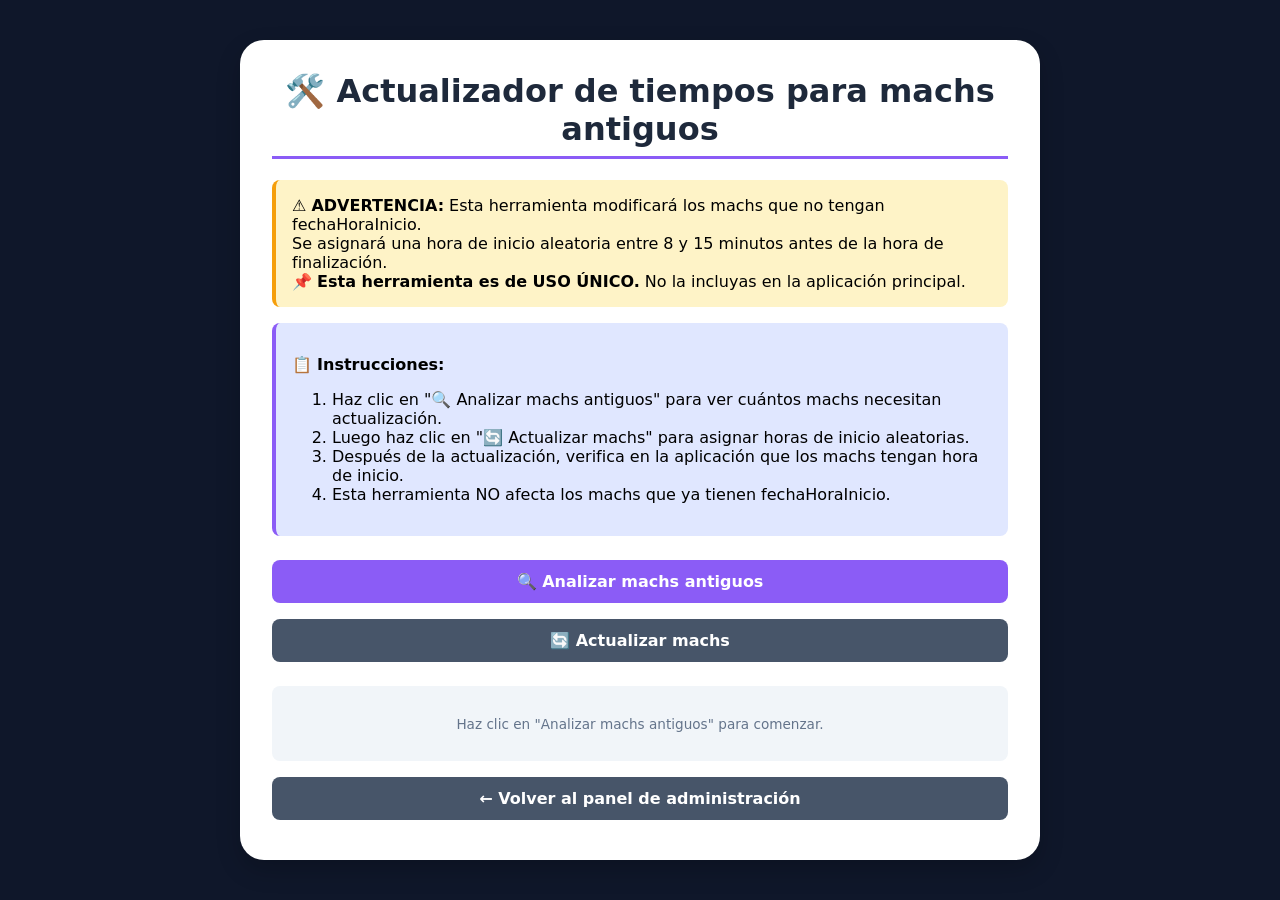
<file: actualizar_tiempos.html>
<!DOCTYPE html>
<html lang="es">
<head>
    <meta charset="UTF-8">
    <meta name="viewport" content="width=device-width, initial-scale=1.0">
    <title>Actualizar tiempos de machs - Dominó Pintintín</title>
    <style>
        * {
            box-sizing: border-box;
            font-family: system-ui, 'Segoe UI', Roboto, sans-serif;
        }
        body {
            background: #0f172a;
            margin: 0;
            padding: 2rem;
            display: flex;
            justify-content: center;
            align-items: center;
            min-height: 100vh;
        }
        .container {
            max-width: 800px;
            margin: 0 auto;
            background: white;
            border-radius: 1.5rem;
            box-shadow: 0 10px 25px rgba(0,0,0,0.2);
            padding: 2rem;
        }
        h1 {
            color: #1e293b;
            text-align: center;
            border-bottom: 3px solid #8b5cf6;
            padding-bottom: 0.5rem;
            margin-top: 0;
        }
        .warning {
            background: #fef3c7;
            border-left: 4px solid #f59e0b;
            padding: 1rem;
            border-radius: 0.5rem;
            margin: 1rem 0;
        }
        .warning p {
            margin: 0;
        }
        .info {
            background: #e0e7ff;
            border-left: 4px solid #8b5cf6;
            padding: 1rem;
            border-radius: 0.5rem;
            margin: 1rem 0;
        }
        button {
            background: #8b5cf6;
            color: white;
            border: none;
            padding: 0.75rem 1.5rem;
            border-radius: 0.5rem;
            font-size: 1rem;
            font-weight: bold;
            cursor: pointer;
            width: 100%;
            margin: 0.5rem 0;
            transition: background 0.2s;
        }
        button:hover {
            background: #7c3aed;
        }
        button:active {
            transform: scale(0.98);
        }
        .btn-secondary {
            background: #475569;
        }
        .btn-secondary:hover {
            background: #334155;
        }
        .btn-volver {
            background: #475569;
            margin-top: 1rem;
        }
        .btn-volver:hover {
            background: #334155;
        }
        .resultado {
            background: #f1f5f9;
            padding: 1rem;
            border-radius: 0.5rem;
            margin-top: 1rem;
            font-family: monospace;
            font-size: 0.85rem;
            max-height: 300px;
            overflow-y: auto;
        }
        .exito {
            background: #dcfce7;
            color: #16a34a;
            border: 1px solid #86efac;
        }
        .error {
            background: #fee2e2;
            color: #dc2626;
            border: 1px solid #fecaca;
        }
        .progreso {
            background: #e2e8f0;
            border-radius: 0.5rem;
            height: 20px;
            margin: 1rem 0;
            overflow: hidden;
        }
        .progreso-bar {
            background: #8b5cf6;
            height: 100%;
            width: 0%;
            transition: width 0.3s;
            text-align: center;
            color: white;
            font-size: 0.7rem;
            line-height: 20px;
        }
        .stats {
            display: flex;
            justify-content: space-between;
            flex-wrap: wrap;
            gap: 1rem;
            margin: 1rem 0;
        }
        .stat-card {
            background: #f8fafc;
            padding: 0.5rem;
            border-radius: 0.5rem;
            text-align: center;
            flex: 1;
        }
        .stat-number {
            font-size: 1.5rem;
            font-weight: bold;
            color: #8b5cf6;
        }

        /* ==================== MODALES PERSONALIZADOS ==================== */
        .modal-personalizado {
            position: fixed;
            top: 0;
            left: 0;
            width: 100%;
            height: 100%;
            background: rgba(0, 0, 0, 0.75);
            backdrop-filter: blur(3px);
            display: flex;
            align-items: center;
            justify-content: center;
            z-index: 10000;
            animation: modalFadeIn 0.2s ease-out;
        }
        @keyframes modalFadeIn { from { opacity: 0; backdrop-filter: blur(0px); } to { opacity: 1; backdrop-filter: blur(3px); } }
        .modal-contenido {
            background: white;
            border-radius: 1.5rem;
            max-width: 450px;
            width: 90%;
            overflow: hidden;
            box-shadow: 0 25px 50px -12px rgba(0, 0, 0, 0.5);
            animation: modalSlideIn 0.2s ease-out;
        }
        @keyframes modalSlideIn { from { opacity: 0; transform: scale(0.95) translateY(-10px); } to { opacity: 1; transform: scale(1) translateY(0); } }
        .modal-header {
            background: linear-gradient(135deg, #8b5cf6, #4f46e5);
            color: white;
            padding: 1rem 1.5rem;
            display: flex;
            justify-content: space-between;
            align-items: center;
        }
        .modal-header h3 { margin: 0; font-size: 1.1rem; display: flex; align-items: center; gap: 0.5rem; }
        .modal-header .btn-cerrar-modal {
            background: rgba(255,255,255,0.2);
            border: none;
            color: white;
            font-size: 1.3rem;
            cursor: pointer;
            width: 32px;
            height: 32px;
            display: flex;
            align-items: center;
            justify-content: center;
            border-radius: 50%;
            transition: all 0.2s;
        }
        .modal-header .btn-cerrar-modal:hover { background: rgba(255,255,255,0.3); transform: scale(1.1); }
        .modal-body { padding: 1.5rem; font-size: 0.95rem; color: #1e293b; line-height: 1.5; text-align: center; }
        .modal-footer {
            padding: 1rem 1.5rem;
            display: flex;
            gap: 1rem;
            justify-content: flex-end;
            border-top: 1px solid #e2e8f0;
            background: #f8fafc;
        }
        .modal-footer .btn-aceptar { background: #8b5cf6; color: white; border: none; padding: 0.6rem 1.5rem; border-radius: 0.5rem; font-weight: 600; cursor: pointer; }
        .modal-footer .btn-aceptar:hover { background: #7c3aed; }
        .modal-footer .btn-confirmar { background: #10b981; }
        .modal-footer .btn-confirmar:hover { background: #059669; }
        .modal-footer .btn-cancelar { background: #6b7280; }
        .modal-footer .btn-cancelar:hover { background: #4b5563; }
        .modal-peligro .modal-header { background: linear-gradient(135deg, #dc2626, #b91c1c); }
        .toast-personalizado {
            position: fixed;
            bottom: 30px;
            left: 50%;
            transform: translateX(-50%);
            background: #1e293b;
            color: white;
            padding: 0.7rem 1.2rem;
            border-radius: 2rem;
            font-size: 0.85rem;
            z-index: 10001;
            box-shadow: 0 4px 12px rgba(0,0,0,0.2);
            animation: toastEntrada 0.3s ease-out;
            display: flex;
            align-items: center;
            gap: 0.5rem;
        }
        @keyframes toastEntrada { from { opacity: 0; transform: translateX(-50%) translateY(20px); } to { opacity: 1; transform: translateX(-50%) translateY(0); } }
        .toast-salida { animation: toastSalida 0.3s ease-in forwards; }
        @keyframes toastSalida { to { opacity: 0; transform: translateX(-50%) translateY(20px); } }
        .toast-exito { background: #10b981; }
        .toast-error { background: #dc2626; }
        .toast-info { background: #8b5cf6; }

        @media (max-width: 640px) {
            body { padding: 1rem; }
            .stats { flex-direction: column; }
            .modal-footer { flex-direction: column; }
            .modal-footer button { width: 100%; }
        }
    </style>
</head>
<body>
<div class="container">
    <h1>🛠️ Actualizador de tiempos para machs antiguos</h1>
    
    <div class="warning">
        <p>⚠️ <strong>ADVERTENCIA:</strong> Esta herramienta modificará los machs que no tengan <code>fechaHoraInicio</code>.</p>
        <p>Se asignará una hora de inicio aleatoria entre 8 y 15 minutos antes de la hora de finalización.</p>
        <p>📌 <strong>Esta herramienta es de USO ÚNICO.</strong> No la incluyas en la aplicación principal.</p>
    </div>
    
    <div class="info">
        <p>📋 <strong>Instrucciones:</strong></p>
        <ol>
            <li>Haz clic en "🔍 Analizar machs antiguos" para ver cuántos machs necesitan actualización.</li>
            <li>Luego haz clic en "🔄 Actualizar machs" para asignar horas de inicio aleatorias.</li>
            <li>Después de la actualización, verifica en la aplicación que los machs tengan hora de inicio.</li>
            <li>Esta herramienta NO afecta los machs que ya tienen <code>fechaHoraInicio</code>.</li>
        </ol>
    </div>
    
    <button id="btnAnalizar">🔍 Analizar machs antiguos</button>
    <button id="btnActualizar" class="btn-secondary" disabled>🔄 Actualizar machs</button>
    
    <div id="progresoContainer" style="display:none;">
        <div class="progreso">
            <div id="progresoBar" class="progreso-bar">0%</div>
        </div>
    </div>
    
    <div id="resultado" class="resultado">
        <p style="color: #64748b; text-align:center;">Haz clic en "Analizar machs antiguos" para comenzar.</p>
    </div>

    <button id="btnVolverAdmin" class="btn-volver">← Volver al panel de administración</button>
</div>

<script>
    // ==================== MODALES PERSONALIZADOS ====================
    function mostrarAlerta(mensaje, titulo = 'Información', tipo = 'info') {
        return new Promise((resolve) => {
            const modal = document.createElement('div');
            modal.className = `modal-personalizado modal-alerta`;
            modal.innerHTML = `
                <div class="modal-contenido">
                    <div class="modal-header">
                        <h3>${tipo === 'error' ? '❌ Error' : (tipo === 'exito' ? '✅ Éxito' : 'ℹ️ Información')}</h3>
                        <button class="btn-cerrar-modal">&times;</button>
                    </div>
                    <div class="modal-body">${mensaje}</div>
                    <div class="modal-footer"><button class="btn-aceptar">Aceptar</button></div>
                </div>
            `;
            document.body.appendChild(modal);
            const cerrar = () => { modal.remove(); resolve(); };
            modal.querySelector('.btn-aceptar').onclick = cerrar;
            modal.querySelector('.btn-cerrar-modal').onclick = cerrar;
            modal.onclick = (e) => { if (e.target === modal) cerrar(); };
        });
    }

    function mostrarConfirmacion(mensaje, titulo = 'Confirmar', tipo = 'normal') {
        return new Promise((resolve) => {
            const modal = document.createElement('div');
            modal.className = `modal-personalizado ${tipo === 'peligro' ? 'modal-peligro' : ''}`;
            modal.innerHTML = `
                <div class="modal-contenido">
                    <div class="modal-header">
                        <h3>${tipo === 'peligro' ? '⚠️ ' : '❓ '}${titulo}</h3>
                        <button class="btn-cerrar-modal">&times;</button>
                    </div>
                    <div class="modal-body">${mensaje}</div>
                    <div class="modal-footer">
                        <button class="btn-cancelar">Cancelar</button>
                        <button class="btn-confirmar">Aceptar</button>
                    </div>
                </div>
            `;
            document.body.appendChild(modal);
            const resolver = (resultado) => { modal.remove(); resolve(resultado); };
            modal.querySelector('.btn-confirmar').onclick = () => resolver(true);
            modal.querySelector('.btn-cancelar').onclick = () => resolver(false);
            modal.querySelector('.btn-cerrar-modal').onclick = () => resolver(false);
            modal.onclick = (e) => { if (e.target === modal) resolver(false); };
        });
    }

    function mostrarToast(mensaje, tipo = 'info', duracion = 2500) {
        const toast = document.createElement('div');
        toast.className = `toast-personalizado toast-${tipo}`;
        toast.innerHTML = `${tipo === 'exito' ? '✅ ' : tipo === 'error' ? '❌ ' : 'ℹ️ '}${mensaje}`;
        document.body.appendChild(toast);
        setTimeout(() => {
            toast.classList.add('toast-salida');
            setTimeout(() => toast.remove(), 300);
        }, duracion);
    }

    const STORAGE_KEYS = {
        jugadores: 'pintintin_jugadores',
        dias: 'pintintin_dias',
        participaciones: 'pintintin_participaciones',
        machs: 'pintintin_machs',
        preferencia: 'pintintin_preferencia'
    };

    function minutosAleatorios(min, max) {
        return Math.floor(Math.random() * (max - min + 1)) + min;
    }

    function restarMinutos(fechaISO, minutos) {
        const fecha = new Date(fechaISO);
        fecha.setMinutes(fecha.getMinutes() - minutos);
        return fecha.toISOString();
    }

    function cargarDatos() {
        try {
            const machs = JSON.parse(localStorage.getItem(STORAGE_KEYS.machs)) || [];
            return machs;
        } catch(e) {
            console.error("Error cargando datos:", e);
            return [];
        }
    }

    function guardarDatos(machs) {
        localStorage.setItem(STORAGE_KEYS.machs, JSON.stringify(machs));
    }

    async function analizarMachs() {
        const machs = cargarDatos();
        const machsSinInicio = machs.filter(m => !m.fechaHoraInicio || m.fechaHoraInicio === null);
        
        const resultadoDiv = document.getElementById('resultado');
        const btnActualizar = document.getElementById('btnActualizar');
        
        if (machsSinInicio.length === 0) {
            resultadoDiv.innerHTML = `
                <div class="exito" style="padding:1rem;">
                    ✅ <strong>No hay machs antiguos.</strong><br>
                    Todos los machs ya tienen <code>fechaHoraInicio</code>. No es necesario actualizar nada.
                </div>
            `;
            btnActualizar.disabled = true;
            mostrarToast("No hay machs antiguos que actualizar", "exito", 2000);
        } else {
            resultadoDiv.innerHTML = `
                <div class="stats">
                    <div class="stat-card">
                        <div class="stat-number">${machs.length}</div>
                        <div>Total machs</div>
                    </div>
                    <div class="stat-card">
                        <div class="stat-number" style="color:#f59e0b;">${machsSinInicio.length}</div>
                        <div>Machs sin inicio</div>
                    </div>
                    <div class="stat-card">
                        <div class="stat-number" style="color:#10b981;">${machs.length - machsSinInicio.length}</div>
                        <div>Machs con inicio</div>
                    </div>
                </div>
                <div class="warning" style="margin-top:0.5rem;">
                    <p>⚠️ Se encontraron <strong>${machsSinInicio.length}</strong> machs sin hora de inicio.</p>
                    <p>Se les asignará una hora aleatoria entre 8 y 15 minutos antes de su hora de finalización.</p>
                </div>
            `;
            btnActualizar.disabled = false;
            mostrarToast(`Se encontraron ${machsSinInicio.length} machs sin hora de inicio`, "info", 2000);
        }
        
        window.machsPendientes = machsSinInicio;
    }
    
    async function actualizarMachs() {
        if (!window.machsPendientes || window.machsPendientes.length === 0) {
            await mostrarAlerta('No hay machs pendientes. Ejecuta "Analizar" primero.', '⚠️ Atención', 'error');
            return;
        }
        
        const machs = cargarDatos();
        const machsSinInicio = window.machsPendientes;
        const total = machsSinInicio.length;
        
        if (total === 0) {
            await mostrarAlerta('No hay machs para actualizar.', '⚠️ Atención', 'error');
            return;
        }
        
        const confirmado = await mostrarConfirmacion(
            `⚠️ ¿Estás seguro de actualizar ${total} machs?\n\nSe asignará una hora de inicio aleatoria entre 8 y 15 minutos antes de la hora de finalización.\n\nEsta acción NO se puede deshacer.`,
            '⚠️ Confirmación',
            'peligro'
        );
        
        if (!confirmado) return;
        
        const progresoContainer = document.getElementById('progresoContainer');
        const progresoBar = document.getElementById('progresoBar');
        const resultadoDiv = document.getElementById('resultado');
        const btnActualizar = document.getElementById('btnActualizar');
        const btnAnalizar = document.getElementById('btnAnalizar');
        
        progresoContainer.style.display = 'block';
        btnActualizar.disabled = true;
        btnAnalizar.disabled = true;
        
        let actualizados = 0;
        let errores = 0;
        
        for (let i = 0; i < machs.length; i++) {
            const mach = machs[i];
            if (!mach.fechaHoraInicio || mach.fechaHoraInicio === null) {
                if (mach.fechaHora) {
                    const minutos = minutosAleatorios(8, 15);
                    const nuevaHoraInicio = restarMinutos(mach.fechaHora, minutos);
                    mach.fechaHoraInicio = nuevaHoraInicio;
                    actualizados++;
                } else {
                    errores++;
                    console.warn(`Mach #${mach.numeroMach} (ID: ${mach.id}) no tiene fechaHora`, mach);
                }
            }
            
            const porcentaje = Math.round(((i + 1) / machs.length) * 100);
            progresoBar.style.width = `${porcentaje}%`;
            progresoBar.textContent = `${porcentaje}%`;
            await new Promise(resolve => setTimeout(resolve, 5));
        }
        
        guardarDatos(machs);
        
        resultadoDiv.innerHTML = `
            <div class="exito" style="padding:1rem;">
                ✅ <strong>Actualización completada</strong><br>
                Machs actualizados: <strong>${actualizados}</strong><br>
                Errores (sin fechaHora): <strong>${errores}</strong>
            </div>
            <div class="info" style="margin-top:1rem;">
                <p>📌 <strong>Recomendación:</strong> Abre la aplicación principal y verifica que los machs tengan hora de inicio visible en el módulo "Ver machs por día".</p>
                <p>⚠️ Puedes cerrar esta herramienta. No es necesario volver a ejecutarla.</p>
            </div>
        `;
        
        mostrarToast(`Actualización completada: ${actualizados} machs actualizados`, "exito", 3000);
        
        btnAnalizar.disabled = false;
        btnActualizar.disabled = true;
        window.machsPendientes = null;
        
        setTimeout(() => {
            progresoContainer.style.display = 'none';
        }, 3000);
    }
    
    function volverAdmin() {
        window.location.href = 'admin.html';
    }
    
    document.getElementById('btnAnalizar').addEventListener('click', analizarMachs);
    document.getElementById('btnActualizar').addEventListener('click', actualizarMachs);
    document.getElementById('btnVolverAdmin').addEventListener('click', volverAdmin);
    
    console.log("🛠️ Herramienta de actualización de tiempos lista.");
</script>
</body>
</html>
</file>
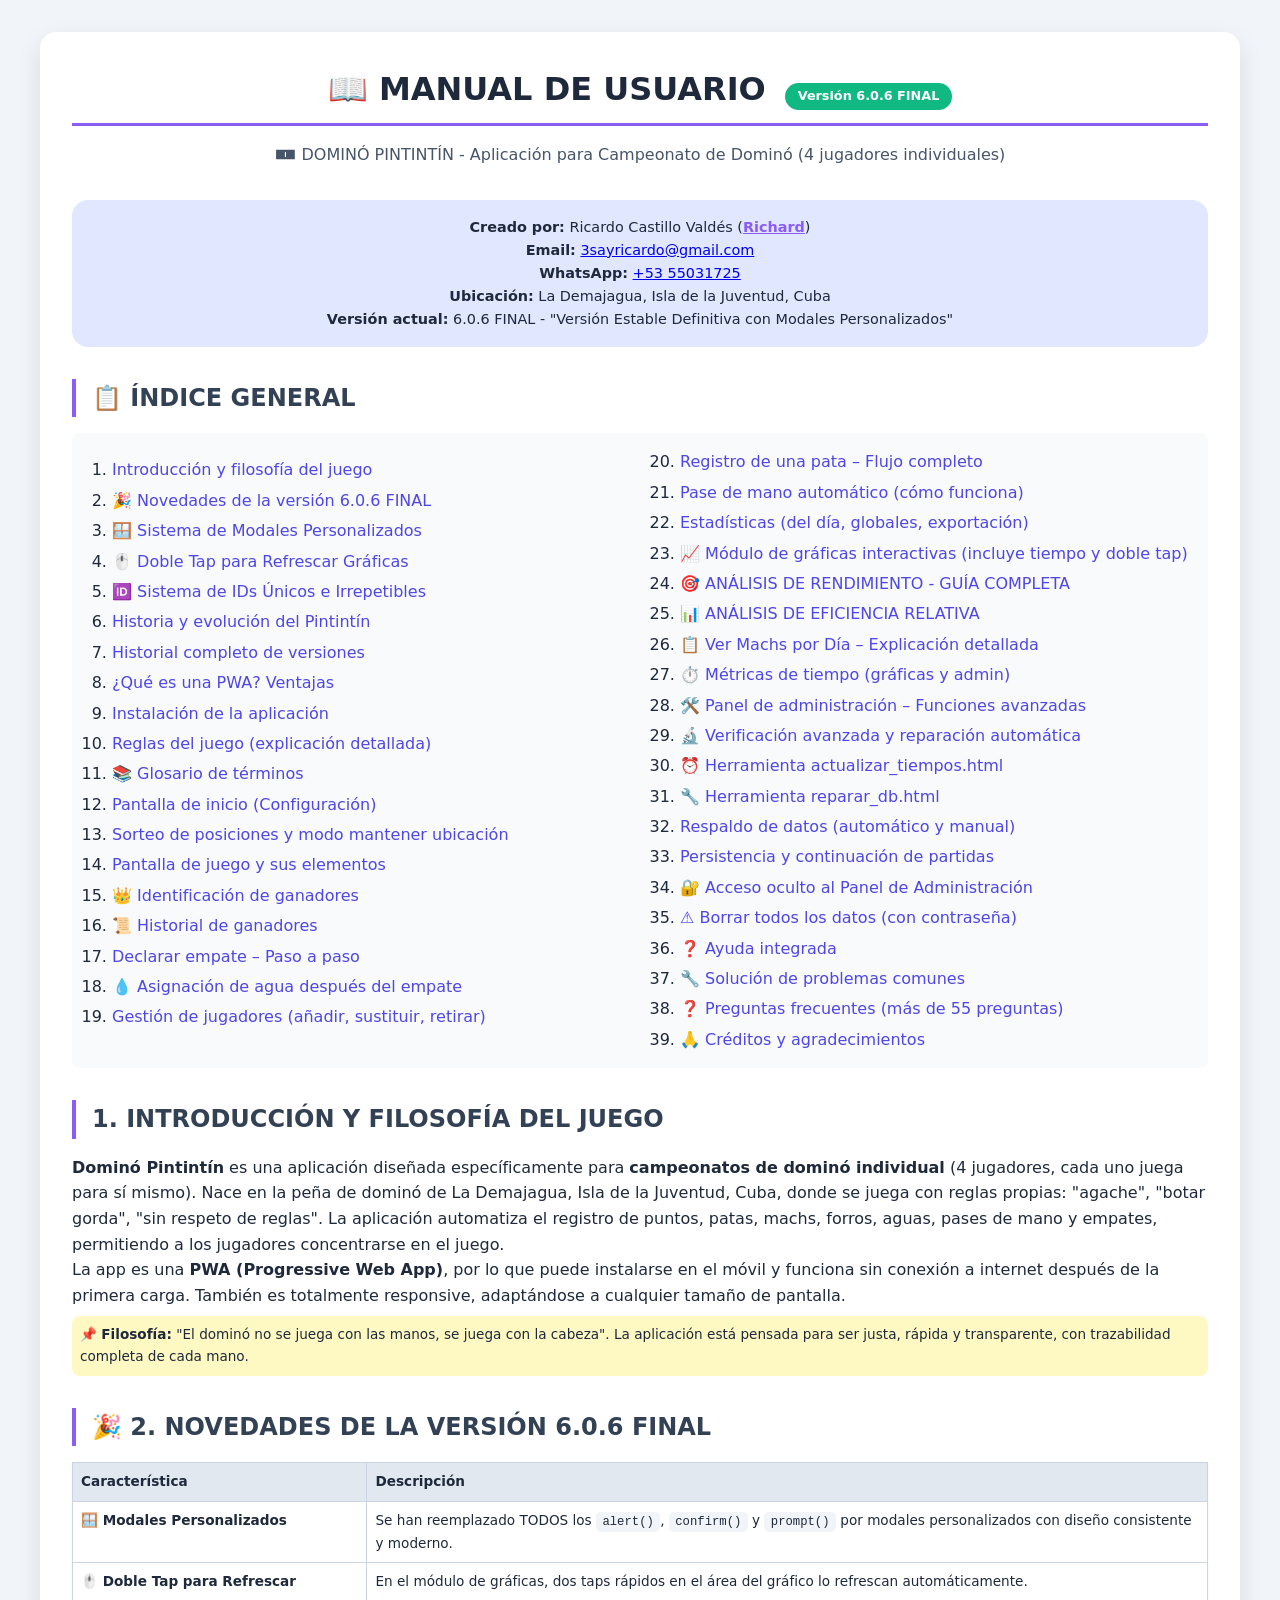
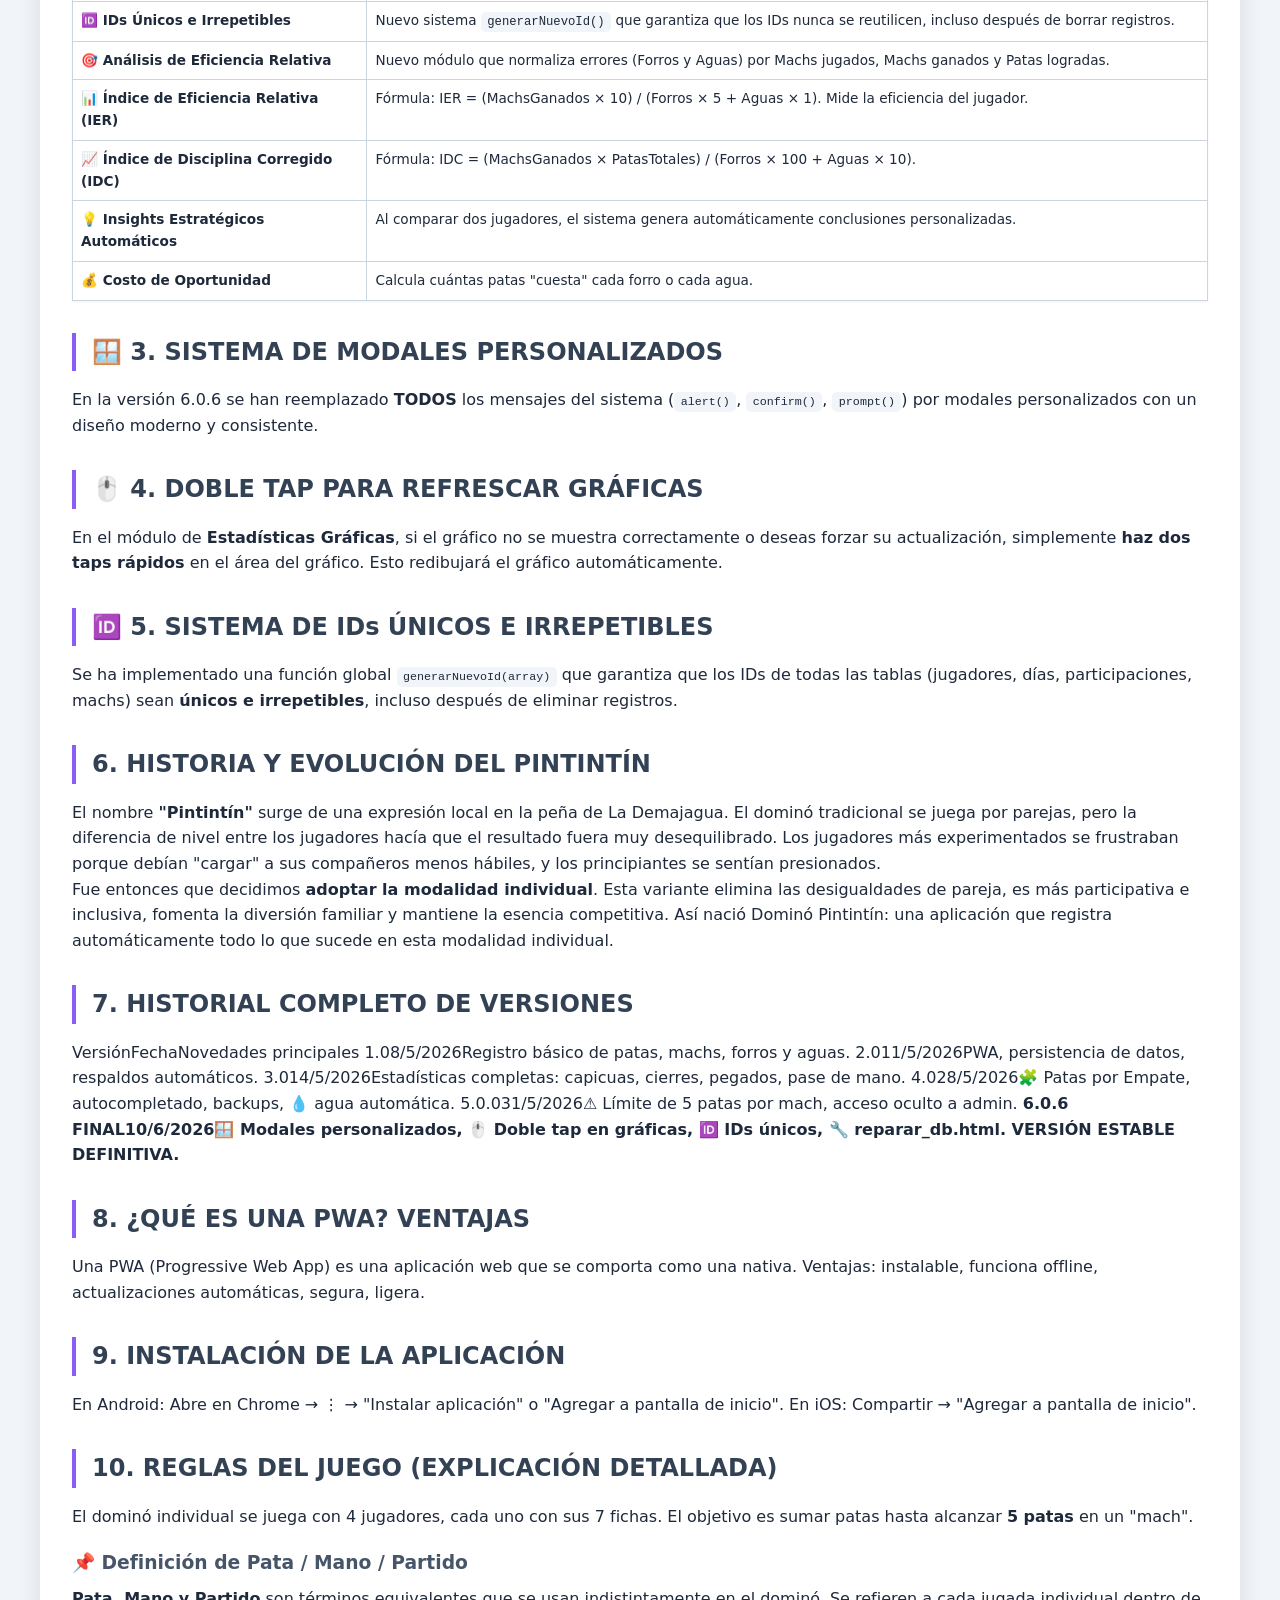
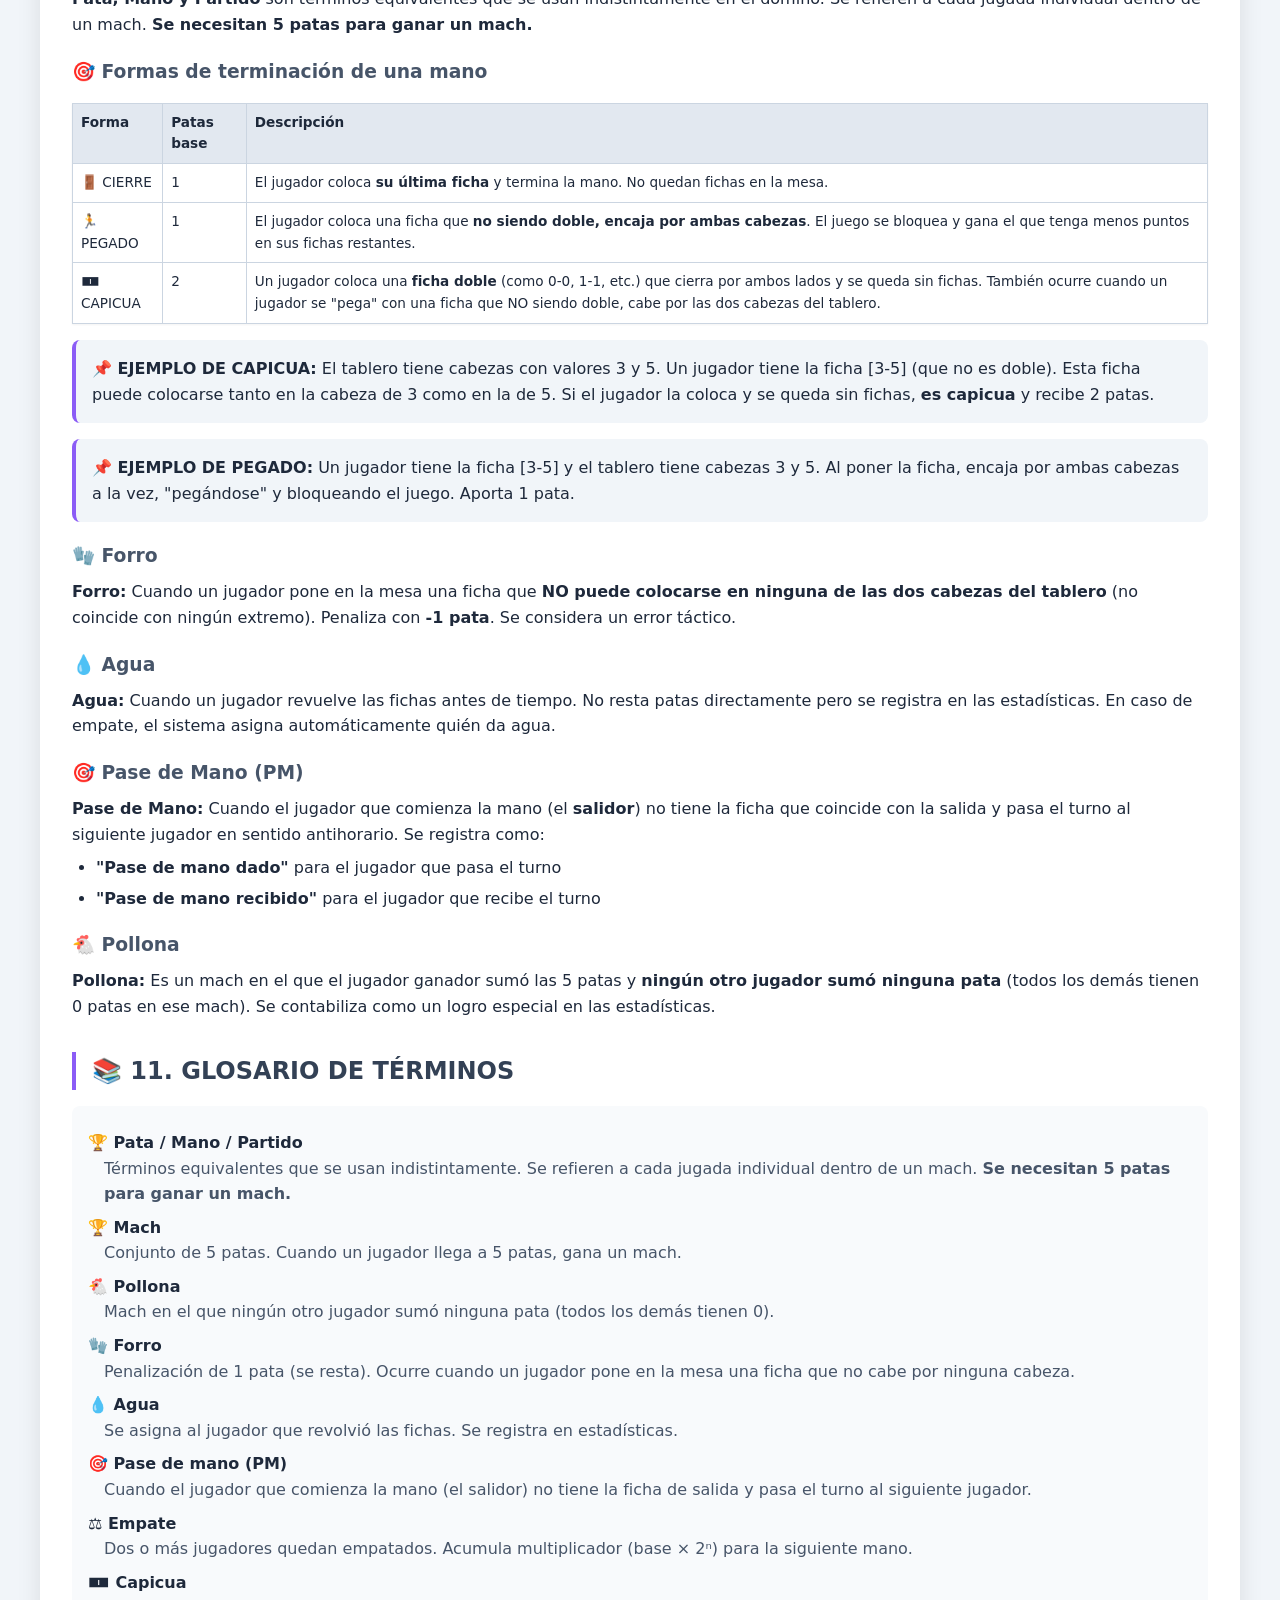
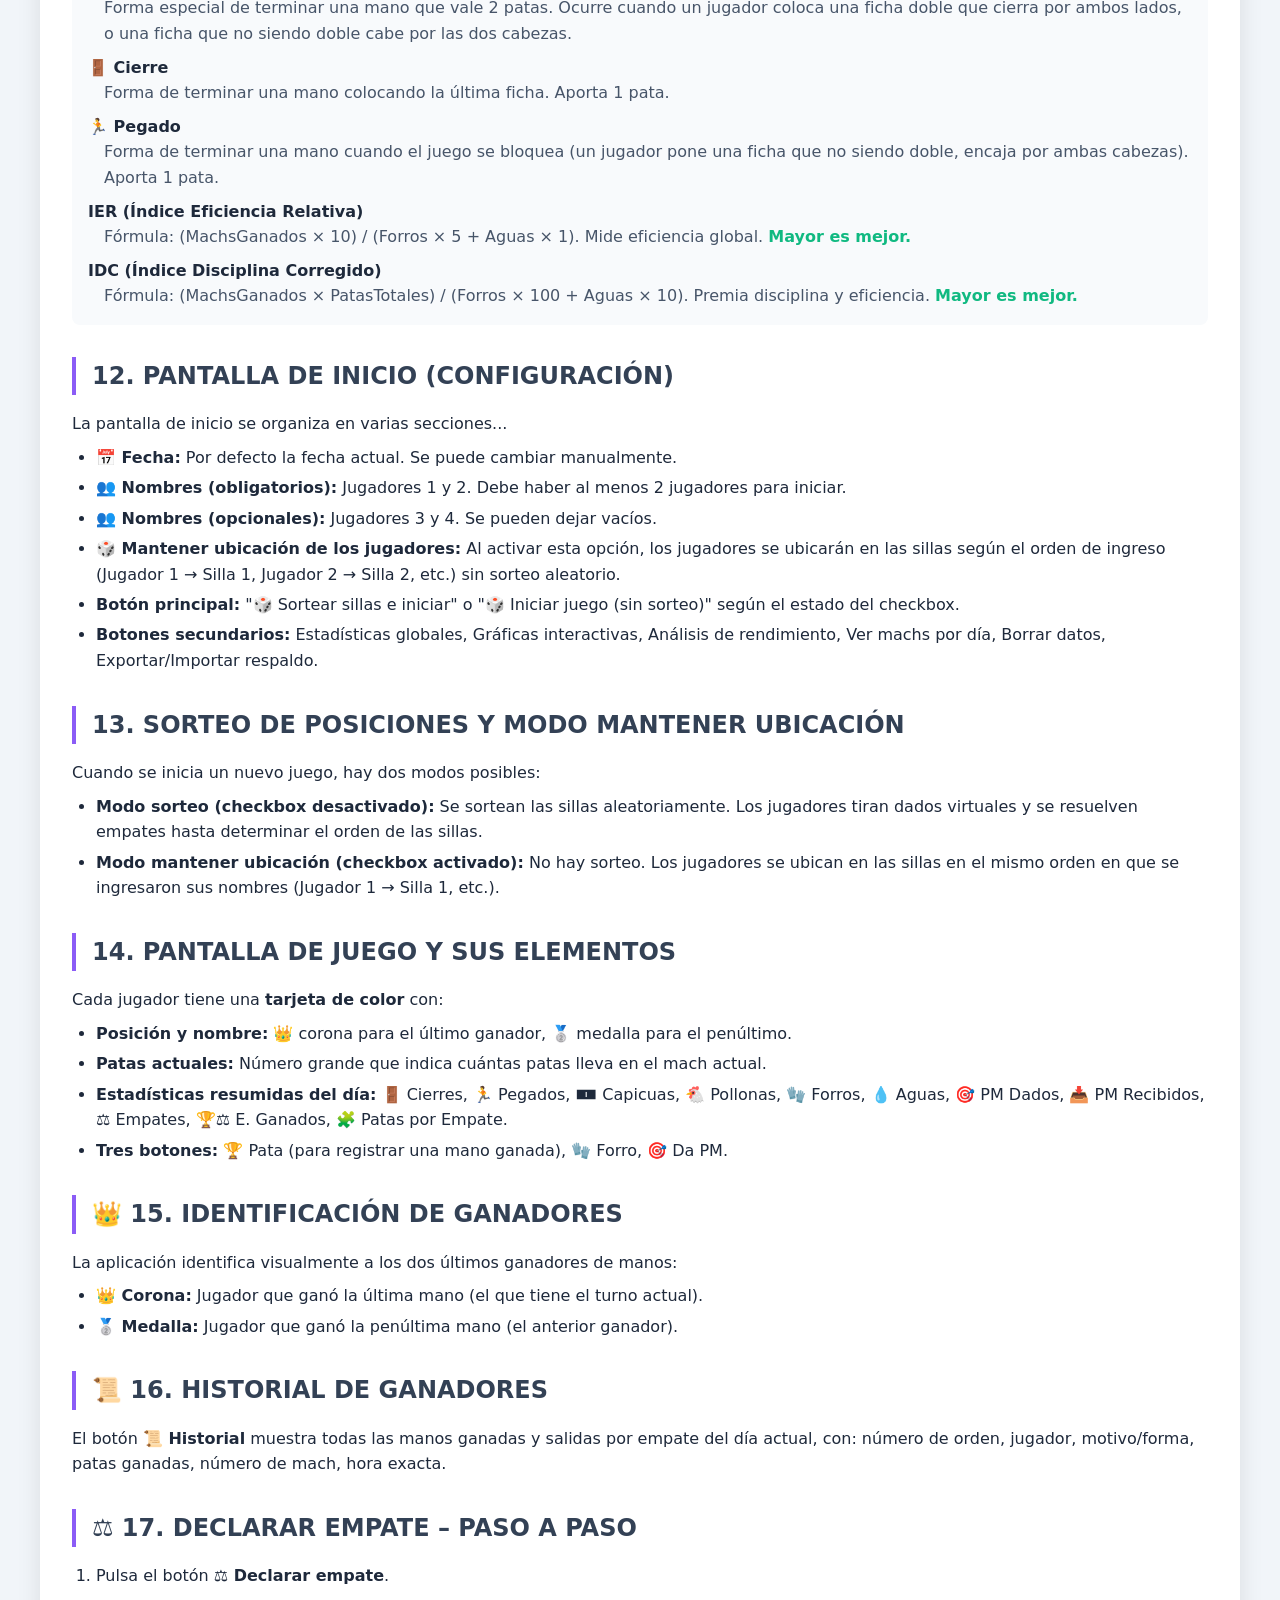
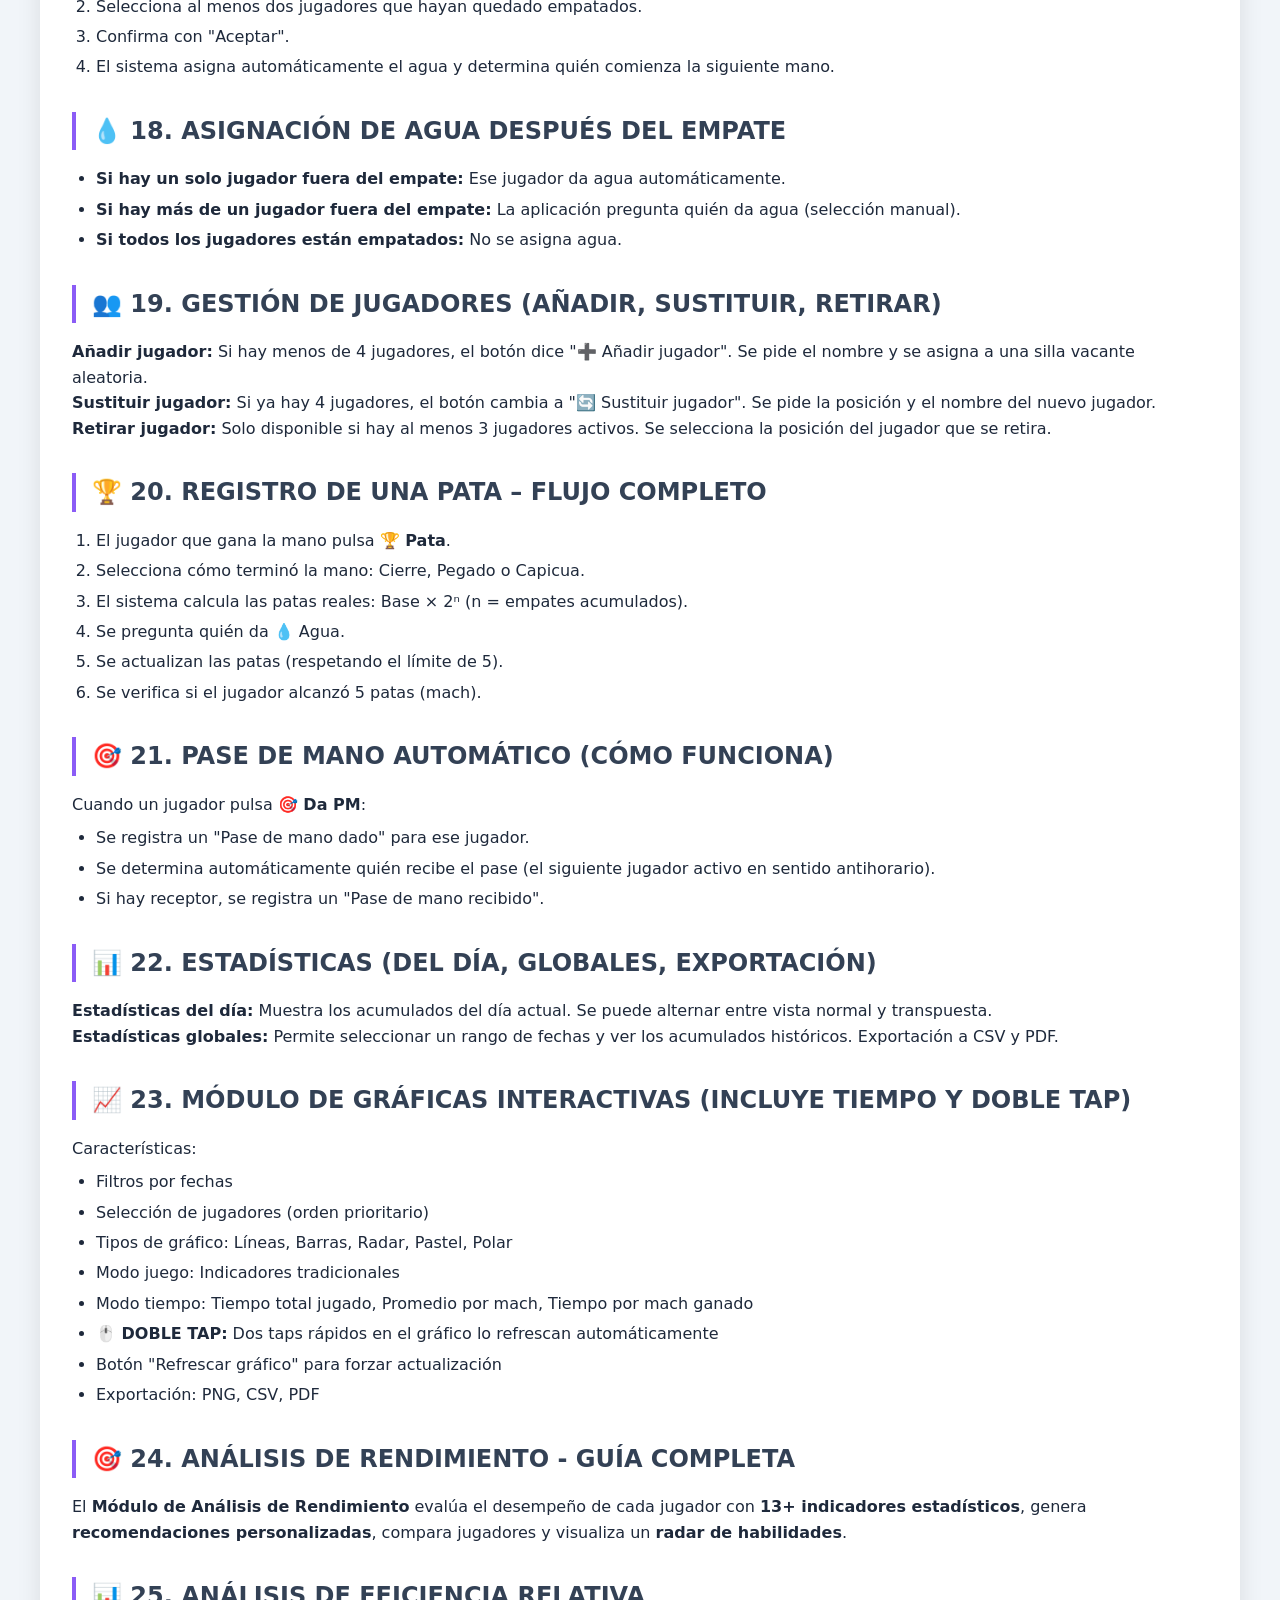
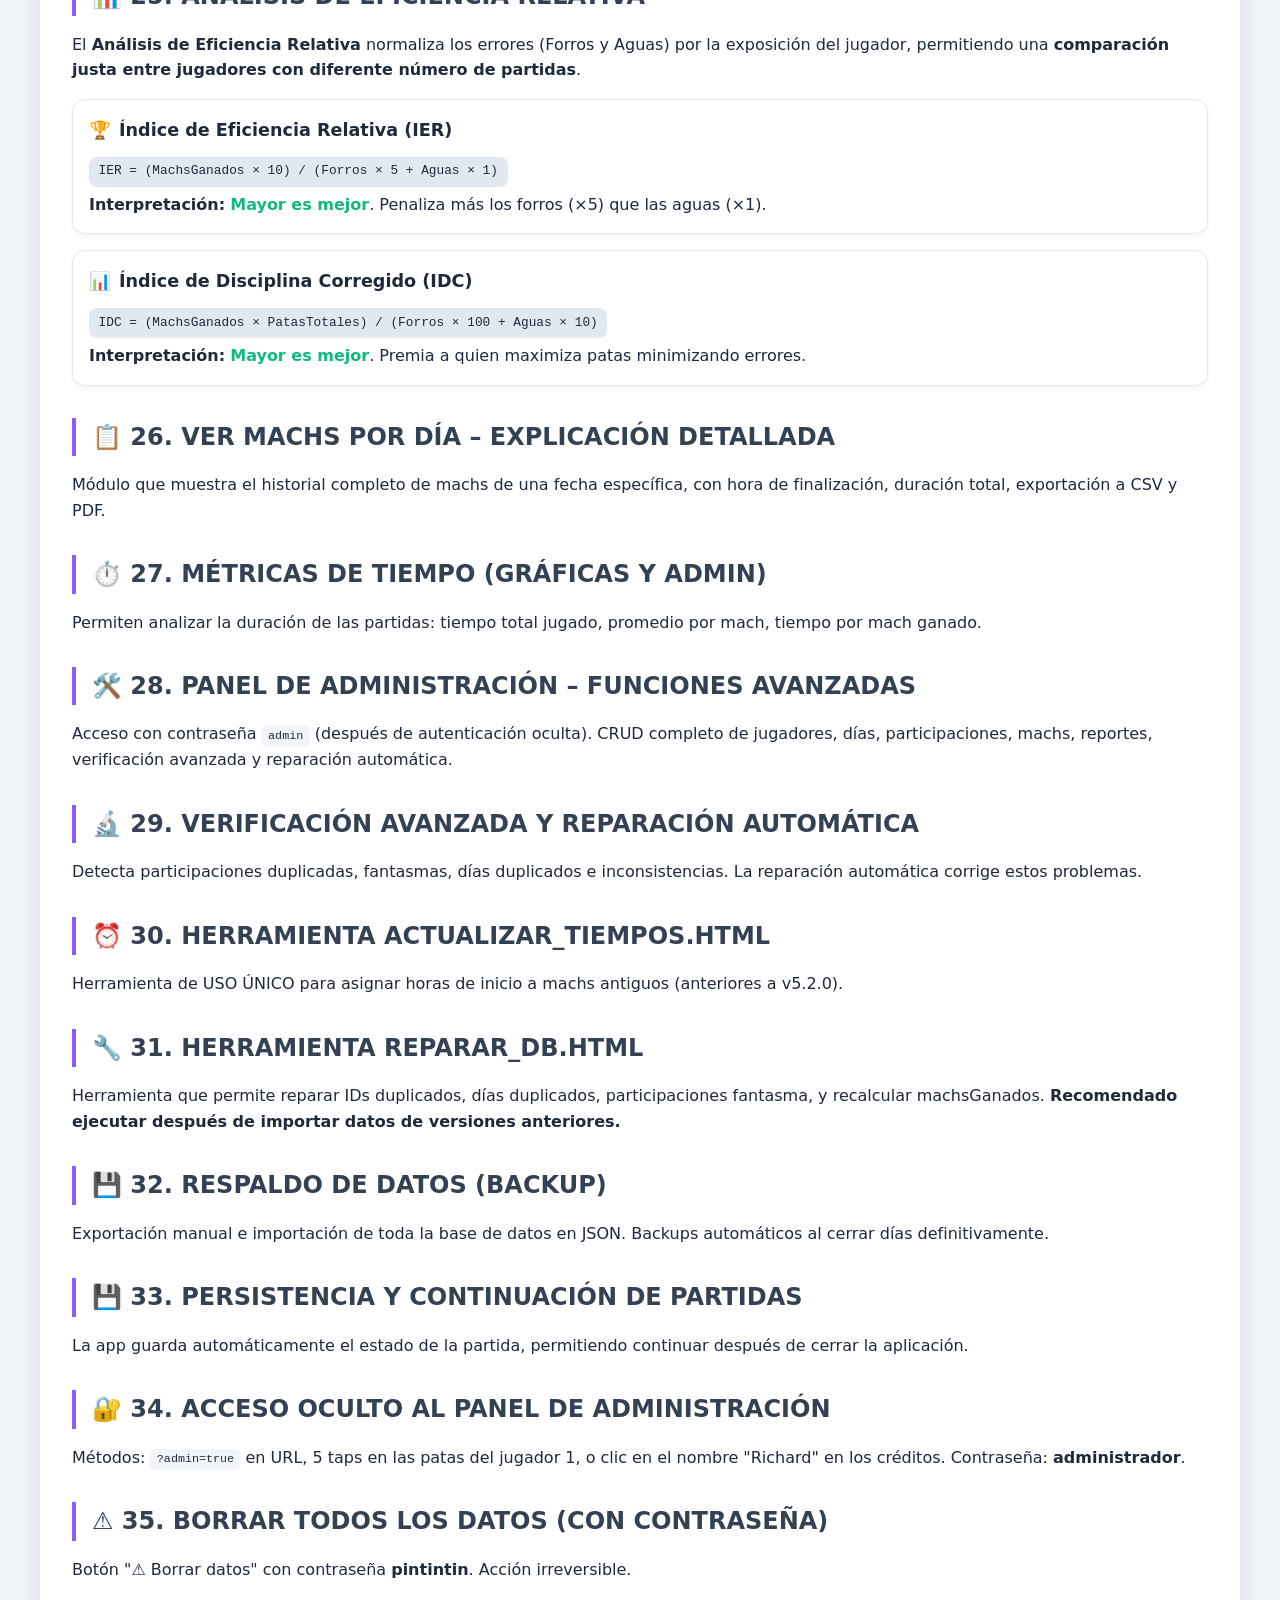
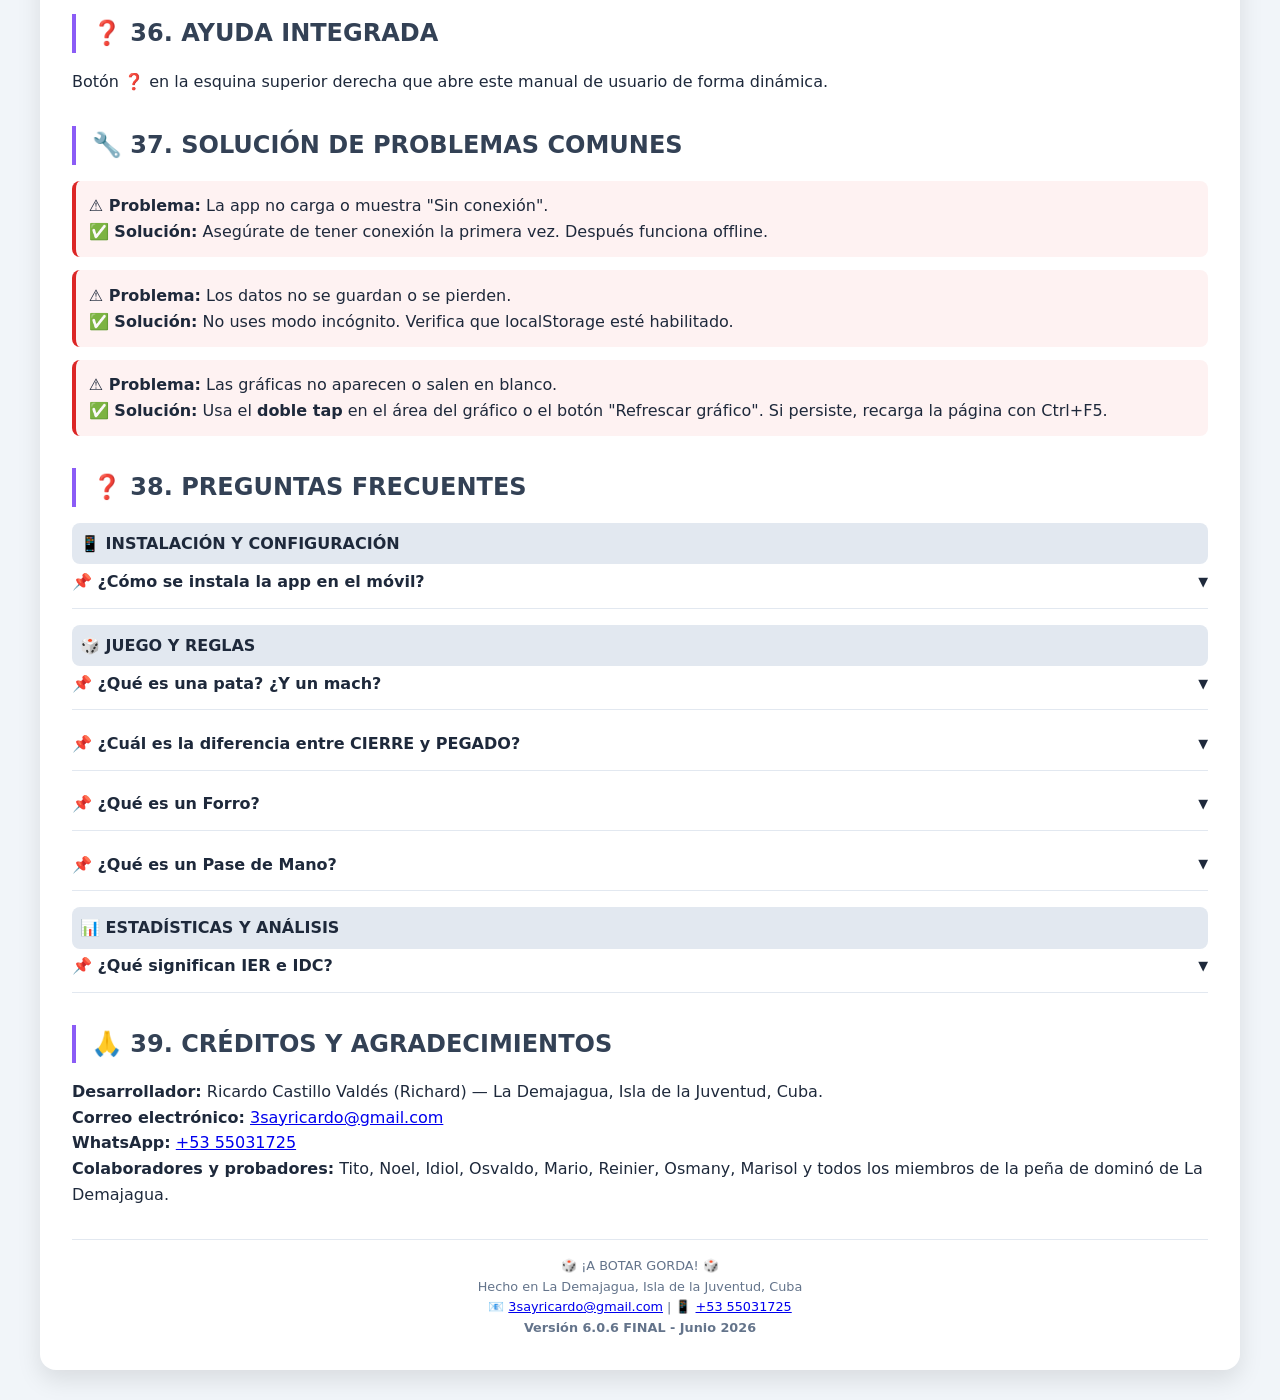
<file: manual_pintintin.html>
<!DOCTYPE html>
<html lang="es">
<head>
    <meta charset="UTF-8">
    <meta name="viewport" content="width=device-width, initial-scale=1.0">
    <title>Manual de Usuario - Dominó Pintintín v6.0.6</title>
    <style>
        * {
            margin: 0;
            padding: 0;
            box-sizing: border-box;
        }
        body {
            font-family: 'Segoe UI', Roboto, system-ui, sans-serif;
            background: #f1f5f9;
            padding: 2rem;
            line-height: 1.6;
            color: #1e293b;
        }
        .manual-container {
            max-width: 1200px;
            margin: 0 auto;
            background: white;
            border-radius: 1rem;
            box-shadow: 0 10px 25px rgba(0,0,0,0.1);
            padding: 2rem;
        }
        h1 {
            color: #1e293b;
            text-align: center;
            border-bottom: 3px solid #8b5cf6;
            padding-bottom: 0.5rem;
            margin-bottom: 1rem;
        }
        .subtitulo {
            text-align: center;
            color: #475569;
            margin-bottom: 2rem;
        }
        .version-badge {
            display: inline-block;
            background: #8b5cf6;
            color: white;
            padding: 0.2rem 0.8rem;
            border-radius: 2rem;
            font-size: 0.8rem;
            margin-left: 0.5rem;
        }
        .version-final {
            background: #10b981;
        }
        .creador {
            text-align: center;
            background: #e0e7ff;
            padding: 1rem;
            border-radius: 1rem;
            margin-bottom: 2rem;
            font-size: 0.9rem;
        }
        .creador span {
            color: #8b5cf6;
            cursor: pointer;
            text-decoration: underline;
            font-weight: bold;
        }
        h2 {
            color: #334155;
            margin-top: 2rem;
            margin-bottom: 1rem;
            border-left: 4px solid #8b5cf6;
            padding-left: 1rem;
        }
        h3 {
            color: #475569;
            margin-top: 1.2rem;
            margin-bottom: 0.5rem;
        }
        h4 {
            color: #64748b;
            margin-top: 1rem;
            margin-bottom: 0.3rem;
            font-size: 1rem;
        }
        table {
            width: 100%;
            border-collapse: collapse;
            margin: 1rem 0;
            font-size: 0.85rem;
            box-shadow: 0 1px 2px rgba(0,0,0,0.05);
        }
        th, td {
            border: 1px solid #cbd5e1;
            padding: 0.5rem;
            text-align: left;
            vertical-align: top;
        }
        th {
            background: #e2e8f0;
            font-weight: bold;
        }
        ul, ol {
            margin: 0.5rem 0 1rem 1.5rem;
        }
        li {
            margin: 0.3rem 0;
        }
        code {
            background: #f1f5f9;
            padding: 0.2rem 0.4rem;
            border-radius: 0.3rem;
            font-family: monospace;
            font-size: 0.9em;
        }
        .footer {
            margin-top: 2rem;
            padding-top: 1rem;
            text-align: center;
            font-size: 0.8rem;
            color: #64748b;
            border-top: 1px solid #e2e8f0;
        }
        .badge {
            display: inline-block;
            background: #8b5cf6;
            color: white;
            padding: 0.2rem 0.5rem;
            border-radius: 1rem;
            font-size: 0.7rem;
            margin-right: 0.5rem;
        }
        .badge-nuevo {
            background: #10b981;
        }
        .badge-warning {
            background: #dc2626;
        }
        .badge-info {
            background: #3b82f6;
        }
        .ejemplo {
            background: #f1f5f9;
            padding: 1rem;
            border-radius: 0.5rem;
            margin: 1rem 0;
            border-left: 4px solid #8b5cf6;
        }
        .ejemplo-tabla {
            background: #f8fafc;
            padding: 1rem;
            border-radius: 0.5rem;
            margin: 1rem 0;
            overflow-x: auto;
        }
        .indice {
            background: #f8fafc;
            padding: 1rem;
            border-radius: 0.5rem;
            margin-bottom: 1.5rem;
            columns: 2;
            column-gap: 2rem;
        }
        .indice a {
            text-decoration: none;
            color: #4f46e5;
        }
        .indice a:hover {
            text-decoration: underline;
        }
        .nota {
            background: #fef9c3;
            padding: 0.5rem;
            border-radius: 0.5rem;
            margin: 0.5rem 0;
            font-size: 0.85rem;
        }
        .problema-solucion {
            background: #fef2f2;
            padding: 0.8rem;
            border-radius: 0.5rem;
            margin: 0.8rem 0;
            border-left: 4px solid #dc2626;
        }
        .faq-item {
            margin-bottom: 1rem;
            border-bottom: 1px solid #e2e8f0;
            padding-bottom: 0.5rem;
        }
        .faq-pregunta {
            font-weight: bold;
            color: #1e293b;
            cursor: pointer;
            display: flex;
            justify-content: space-between;
            align-items: center;
            padding: 0.3rem 0;
        }
        .faq-pregunta:hover {
            color: #8b5cf6;
        }
        .faq-respuesta {
            display: none;
            margin-top: 0.5rem;
            padding-left: 1rem;
            color: #475569;
        }
        .faq-respuesta.visible {
            display: block;
        }
        .faq-categoria {
            margin-top: 1rem;
            padding: 0.5rem;
            background: #e2e8f0;
            border-radius: 0.5rem;
            font-weight: bold;
            color: #1e293b;
        }
        .glosario {
            background: #f8fafc;
            padding: 1rem;
            border-radius: 0.5rem;
            margin-top: 1rem;
        }
        .glosario dt {
            font-weight: bold;
            color: #1e293b;
            margin-top: 0.5rem;
        }
        .glosario dd {
            margin-left: 1rem;
            color: #475569;
        }
        .indicador-card {
            background: white;
            border: 1px solid #e2e8f0;
            border-radius: 0.8rem;
            padding: 1rem;
            margin: 1rem 0;
            box-shadow: 0 2px 4px rgba(0,0,0,0.05);
        }
        .indicador-titulo {
            font-size: 1.1rem;
            font-weight: bold;
            color: #1e293b;
            margin-bottom: 0.5rem;
            display: flex;
            align-items: center;
            gap: 0.5rem;
        }
        .indicador-formula {
            background: #e2e8f0;
            padding: 0.3rem 0.6rem;
            border-radius: 0.5rem;
            font-family: monospace;
            font-size: 0.8rem;
            display: inline-block;
            margin: 0.3rem 0;
        }
        .valor-bueno { color: #10b981; font-weight: bold; }
        .valor-malo { color: #ef4444; font-weight: bold; }
        .valor-regular { color: #f59e0b; font-weight: bold; }
        .insight-card {
            background: #fef3c7;
            border-left: 4px solid #f59e0b;
            padding: 1rem;
            border-radius: 0.5rem;
            margin: 1rem 0;
        }
        .insight-card h4 {
            margin: 0 0 0.5rem 0;
            color: #92400e;
        }
        @media (max-width: 768px) {
            body {
                padding: 1rem;
            }
            .manual-container {
                padding: 1rem;
            }
            .indice {
                columns: 1;
            }
        }
    </style>
</head>
<body>
<div class="manual-container">
    <h1>📖 MANUAL DE USUARIO <span class="version-badge version-final">Versión 6.0.6 FINAL</span></h1>
    <div class="subtitulo">🀰 DOMINÓ PINTINTÍN - Aplicación para Campeonato de Dominó (4 jugadores individuales)</div>
    <div class="creador">
        <strong>Creado por:</strong> Ricardo Castillo Valdés (<span id="manualAdminLink">Richard</span>)<br>
        <strong>Email:</strong> <a href="mailto:3sayricardo@gmail.com">3sayricardo@gmail.com</a><br>
        <strong>WhatsApp:</strong> <a href="https://wa.me/5355031725">+53 55031725</a><br>
        <strong>Ubicación:</strong> La Demajagua, Isla de la Juventud, Cuba<br>
        <strong>Versión actual:</strong> 6.0.6 FINAL - "Versión Estable Definitiva con Modales Personalizados"
    </div>

    <script>
        setTimeout(() => {
            const link = document.getElementById('manualAdminLink');
            if (link) {
                link.style.cursor = 'pointer';
                link.style.color = '#8b5cf6';
                link.style.textDecoration = 'underline';
                link.onclick = () => {
                    const pwd = prompt("🔐 Contraseña de administrador:");
                    if (pwd === "administrador") window.location.href = "admin.html";
                    else alert("Contraseña incorrecta");
                };
            }
        }, 100);
    </script>

    <h2>📋 ÍNDICE GENERAL</h2>
    <div class="indice">
        <ol>
            <li><a href="#intro">Introducción y filosofía del juego</a></li>
            <li><a href="#novedades606">🎉 Novedades de la versión 6.0.6 FINAL</a></li>
            <li><a href="#modales">🪟 Sistema de Modales Personalizados</a></li>
            <li><a href="#dobletap">🖱️ Doble Tap para Refrescar Gráficas</a></li>
            <li><a href="#idsunicos">🆔 Sistema de IDs Únicos e Irrepetibles</a></li>
            <li><a href="#historia">Historia y evolución del Pintintín</a></li>
            <li><a href="#versiones">Historial completo de versiones</a></li>
            <li><a href="#pwa">¿Qué es una PWA? Ventajas</a></li>
            <li><a href="#instalacion">Instalación de la aplicación</a></li>
            <li><a href="#reglas">Reglas del juego (explicación detallada)</a></li>
            <li><a href="#glosario">📚 Glosario de términos</a></li>
            <li><a href="#inicio">Pantalla de inicio (Configuración)</a></li>
            <li><a href="#sorteo">Sorteo de posiciones y modo mantener ubicación</a></li>
            <li><a href="#juego">Pantalla de juego y sus elementos</a></li>
            <li><a href="#ganadores">👑 Identificación de ganadores</a></li>
            <li><a href="#historial">📜 Historial de ganadores</a></li>
            <li><a href="#empate">Declarar empate – Paso a paso</a></li>
            <li><a href="#agua-empate">💧 Asignación de agua después del empate</a></li>
            <li><a href="#gestion">Gestión de jugadores (añadir, sustituir, retirar)</a></li>
            <li><a href="#pata">Registro de una pata – Flujo completo</a></li>
            <li><a href="#pase-mano">Pase de mano automático (cómo funciona)</a></li>
            <li><a href="#estadisticas">Estadísticas (del día, globales, exportación)</a></li>
            <li><a href="#graficas">📈 Módulo de gráficas interactivas (incluye tiempo y doble tap)</a></li>
            <li><a href="#analisis-rendimiento">🎯 ANÁLISIS DE RENDIMIENTO - GUÍA COMPLETA</a></li>
            <li><a href="#eficiencia-relativa">📊 ANÁLISIS DE EFICIENCIA RELATIVA</a></li>
            <li><a href="#machsPorDia">📋 Ver Machs por Día – Explicación detallada</a></li>
            <li><a href="#tiempo">⏱️ Métricas de tiempo (gráficas y admin)</a></li>
            <li><a href="#admin">🛠️ Panel de administración – Funciones avanzadas</a></li>
            <li><a href="#adminAvanzado">🔬 Verificación avanzada y reparación automática</a></li>
            <li><a href="#actualizarTiempos">⏰ Herramienta actualizar_tiempos.html</a></li>
            <li><a href="#repararDB">🔧 Herramienta reparar_db.html</a></li>
            <li><a href="#backup">Respaldo de datos (automático y manual)</a></li>
            <li><a href="#persistencia">Persistencia y continuación de partidas</a></li>
            <li><a href="#adminAcceso">🔐 Acceso oculto al Panel de Administración</a></li>
            <li><a href="#borrar">⚠️ Borrar todos los datos (con contraseña)</a></li>
            <li><a href="#ayudaIntegrada">❓ Ayuda integrada</a></li>
            <li><a href="#problemasComunes">🔧 Solución de problemas comunes</a></li>
            <li><a href="#faq">❓ Preguntas frecuentes (más de 55 preguntas)</a></li>
            <li><a href="#creditos">🙏 Créditos y agradecimientos</a></li>
        </ol>
    </div>

    <!-- ==================== SECCIONES PRINCIPALES ==================== -->

    <h2 id="intro">1. INTRODUCCIÓN Y FILOSOFÍA DEL JUEGO</h2>
    <p><strong>Dominó Pintintín</strong> es una aplicación diseñada específicamente para <strong>campeonatos de dominó individual</strong> (4 jugadores, cada uno juega para sí mismo). Nace en la peña de dominó de La Demajagua, Isla de la Juventud, Cuba, donde se juega con reglas propias: "agache", "botar gorda", "sin respeto de reglas". La aplicación automatiza el registro de puntos, patas, machs, forros, aguas, pases de mano y empates, permitiendo a los jugadores concentrarse en el juego.</p>
    <p>La app es una <strong>PWA (Progressive Web App)</strong>, por lo que puede instalarse en el móvil y funciona sin conexión a internet después de la primera carga. También es totalmente responsive, adaptándose a cualquier tamaño de pantalla.</p>
    <div class="nota">📌 <strong>Filosofía:</strong> "El dominó no se juega con las manos, se juega con la cabeza". La aplicación está pensada para ser justa, rápida y transparente, con trazabilidad completa de cada mano.</div>

    <h2 id="novedades606">🎉 2. NOVEDADES DE LA VERSIÓN 6.0.6 FINAL</h2>
    <table>
        <thead><tr><th>Característica</th><th>Descripción</th></tr></thead>
        <tbody>
            <tr><td class="text-center"><strong>🪟 Modales Personalizados</strong></td><td>Se han reemplazado TODOS los <code>alert()</code>, <code>confirm()</code> y <code>prompt()</code> por modales personalizados con diseño consistente y moderno.</td></tr>
            <tr><td class="text-center"><strong>🖱️ Doble Tap para Refrescar</strong></td><td>En el módulo de gráficas, dos taps rápidos en el área del gráfico lo refrescan automáticamente.</td></tr>
            <tr><td class="text-center"><strong>🆔 IDs Únicos e Irrepetibles</strong></td><td>Nuevo sistema <code>generarNuevoId()</code> que garantiza que los IDs nunca se reutilicen, incluso después de borrar registros.</td></tr>
            <tr><td class="text-center"><strong>🎯 Análisis de Eficiencia Relativa</strong></td><td>Nuevo módulo que normaliza errores (Forros y Aguas) por Machs jugados, Machs ganados y Patas logradas.</td></tr>
            <tr><td class="text-center"><strong>📊 Índice de Eficiencia Relativa (IER)</strong></td><td>Fórmula: IER = (MachsGanados × 10) / (Forros × 5 + Aguas × 1). Mide la eficiencia del jugador.</td></tr>
            <tr><td class="text-center"><strong>📈 Índice de Disciplina Corregido (IDC)</strong></td><td>Fórmula: IDC = (MachsGanados × PatasTotales) / (Forros × 100 + Aguas × 10).</td></tr>
            <tr><td class="text-center"><strong>💡 Insights Estratégicos Automáticos</strong></td><td>Al comparar dos jugadores, el sistema genera automáticamente conclusiones personalizadas.</td></tr>
            <tr><td class="text-center"><strong>💰 Costo de Oportunidad</strong></td><td>Calcula cuántas patas "cuesta" cada forro o cada agua.</td></tr>
        </tbody>
    </table>

    <h2 id="modales">🪟 3. SISTEMA DE MODALES PERSONALIZADOS</h2>
    <p>En la versión 6.0.6 se han reemplazado <strong>TODOS</strong> los mensajes del sistema (<code>alert()</code>, <code>confirm()</code>, <code>prompt()</code>) por modales personalizados con un diseño moderno y consistente.</p>

    <h2 id="dobletap">🖱️ 4. DOBLE TAP PARA REFRESCAR GRÁFICAS</h2>
    <p>En el módulo de <strong>Estadísticas Gráficas</strong>, si el gráfico no se muestra correctamente o deseas forzar su actualización, simplemente <strong>haz dos taps rápidos</strong> en el área del gráfico. Esto redibujará el gráfico automáticamente.</p>

    <h2 id="idsunicos">🆔 5. SISTEMA DE IDs ÚNICOS E IRREPETIBLES</h2>
    <p>Se ha implementado una función global <code>generarNuevoId(array)</code> que garantiza que los IDs de todas las tablas (jugadores, días, participaciones, machs) sean <strong>únicos e irrepetibles</strong>, incluso después de eliminar registros.</p>

    <h2 id="historia">6. HISTORIA Y EVOLUCIÓN DEL PINTINTÍN</h2>
    <p>El nombre <strong>"Pintintín"</strong> surge de una expresión local en la peña de La Demajagua. El dominó tradicional se juega por parejas, pero la diferencia de nivel entre los jugadores hacía que el resultado fuera muy desequilibrado. Los jugadores más experimentados se frustraban porque debían "cargar" a sus compañeros menos hábiles, y los principiantes se sentían presionados.</p>
    <p>Fue entonces que decidimos <strong>adoptar la modalidad individual</strong>. Esta variante elimina las desigualdades de pareja, es más participativa e inclusiva, fomenta la diversión familiar y mantiene la esencia competitiva. Así nació Dominó Pintintín: una aplicación que registra automáticamente todo lo que sucede en esta modalidad individual.</p>

    <h2 id="versiones">7. HISTORIAL COMPLETO DE VERSIONES</h2>
    </table>
        <thead><tr><th>Versión</th><th>Fecha</th><th>Novedades principales</th></tr></thead>
        <tbody>
            <tr><td class="text-center">1.0</td><td>8/5/2026</td><td>Registro básico de patas, machs, forros y aguas.</td></tr>
            <tr><td class="text-center">2.0</td><td>11/5/2026</td><td>PWA, persistencia de datos, respaldos automáticos.</td></tr>
            <tr><td class="text-center">3.0</td><td>14/5/2026</td><td>Estadísticas completas: capicuas, cierres, pegados, pase de mano.</td></tr>
            <tr><td class="text-center">4.0</td><td>28/5/2026</td><td>🧩 Patas por Empate, autocompletado, backups, 💧 agua automática.</td></tr>
            <tr><td class="text-center">5.0.0</td><td>31/5/2026</td><td>⚠️ Límite de 5 patas por mach, acceso oculto a admin.</td></tr>
            <tr><td class="text-center"><strong>6.0.6 FINAL</strong></td><td><strong>10/6/2026</strong></td><td><strong>🪟 Modales personalizados, 🖱️ Doble tap en gráficas, 🆔 IDs únicos, 🔧 reparar_db.html. VERSIÓN ESTABLE DEFINITIVA.</strong></td></tr>
        </tbody>
    </table>

    <h2 id="pwa">8. ¿QUÉ ES UNA PWA? VENTAJAS</h2>
    <p>Una PWA (Progressive Web App) es una aplicación web que se comporta como una nativa. Ventajas: instalable, funciona offline, actualizaciones automáticas, segura, ligera.</p>

    <h2 id="instalacion">9. INSTALACIÓN DE LA APLICACIÓN</h2>
    <p>En Android: Abre en Chrome → ⋮ → "Instalar aplicación" o "Agregar a pantalla de inicio". En iOS: Compartir → "Agregar a pantalla de inicio".</p>

    <!-- ==================== REGLAS DEL JUEGO CORREGIDAS ==================== -->
    <h2 id="reglas">10. REGLAS DEL JUEGO (EXPLICACIÓN DETALLADA)</h2>
    <p>El dominó individual se juega con 4 jugadores, cada uno con sus 7 fichas. El objetivo es sumar patas hasta alcanzar <strong>5 patas</strong> en un "mach".</p>
    
    <h3>📌 Definición de Pata / Mano / Partido</h3>
    <p><strong>Pata, Mano y Partido</strong> son términos equivalentes que se usan indistintamente en el dominó. Se refieren a cada jugada individual dentro de un mach. <strong>Se necesitan 5 patas para ganar un mach.</strong></p>
    
    <h3>🎯 Formas de terminación de una mano</h3>
    <table>
        <thead><tr><th>Forma</th><th>Patas base</th><th>Descripción</th></tr></thead>
        <tbody>
            <tr><td class="text-center">🚪 CIERRE</td><td class="text-center">1</td><td>El jugador coloca <strong>su última ficha</strong> y termina la mano. No quedan fichas en la mesa.</td></tr>
            <tr><td class="text-center">🏃 PEGADO</td><td class="text-center">1</td><td>El jugador coloca una ficha que <strong>no siendo doble, encaja por ambas cabezas</strong>. El juego se bloquea y gana el que tenga menos puntos en sus fichas restantes.</td></tr>
            <tr><td class="text-center">🀰 CAPICUA</td><td class="text-center">2</td><td>Un jugador coloca una <strong>ficha doble</strong> (como 0-0, 1-1, etc.) que cierra por ambos lados y se queda sin fichas. También ocurre cuando un jugador se "pega" con una ficha que NO siendo doble, cabe por las dos cabezas del tablero.</td></tr>
        </tbody>
    </table>
    
    <div class="ejemplo">
        <strong>📌 EJEMPLO DE CAPICUA:</strong> El tablero tiene cabezas con valores 3 y 5. Un jugador tiene la ficha [3-5] (que no es doble). Esta ficha puede colocarse tanto en la cabeza de 3 como en la de 5. Si el jugador la coloca y se queda sin fichas, <strong>es capicua</strong> y recibe 2 patas.
    </div>

    <div class="ejemplo">
        <strong>📌 EJEMPLO DE PEGADO:</strong> Un jugador tiene la ficha [3-5] y el tablero tiene cabezas 3 y 5. Al poner la ficha, encaja por ambas cabezas a la vez, "pegándose" y bloqueando el juego. Aporta 1 pata.
    </div>

    <h3>🧤 Forro</h3>
    <p><strong>Forro:</strong> Cuando un jugador pone en la mesa una ficha que <strong>NO puede colocarse en ninguna de las dos cabezas del tablero</strong> (no coincide con ningún extremo). Penaliza con <strong>-1 pata</strong>. Se considera un error táctico.</p>

    <h3>💧 Agua</h3>
    <p><strong>Agua:</strong> Cuando un jugador revuelve las fichas antes de tiempo. No resta patas directamente pero se registra en las estadísticas. En caso de empate, el sistema asigna automáticamente quién da agua.</p>

    <h3>🎯 Pase de Mano (PM)</h3>
    <p><strong>Pase de Mano:</strong> Cuando el jugador que comienza la mano (el <strong>salidor</strong>) no tiene la ficha que coincide con la salida y pasa el turno al siguiente jugador en sentido antihorario. Se registra como:</p>
    <ul>
        <li><strong>"Pase de mano dado"</strong> para el jugador que pasa el turno</li>
        <li><strong>"Pase de mano recibido"</strong> para el jugador que recibe el turno</li>
    </ul>

    <h3>🐔 Pollona</h3>
    <p><strong>Pollona:</strong> Es un mach en el que el jugador ganador sumó las 5 patas y <strong>ningún otro jugador sumó ninguna pata</strong> (todos los demás tienen 0 patas en ese mach). Se contabiliza como un logro especial en las estadísticas.</p>

    <!-- ==================== GLOSARIO CORREGIDO Y COMPLETO ==================== -->
    <h2 id="glosario">📚 11. GLOSARIO DE TÉRMINOS</h2>
    <div class="glosario">
        <dl>
            <dt>🏆 Pata / Mano / Partido</dt>
            <dd>Términos equivalentes que se usan indistintamente. Se refieren a cada jugada individual dentro de un mach. <strong>Se necesitan 5 patas para ganar un mach.</strong></dd>
            
            <dt>🏆 Mach</dt>
            <dd>Conjunto de 5 patas. Cuando un jugador llega a 5 patas, gana un mach.</dd>
            
            <dt>🐔 Pollona</dt>
            <dd>Mach en el que ningún otro jugador sumó ninguna pata (todos los demás tienen 0).</dd>
            
            <dt>🧤 Forro</dt>
            <dd>Penalización de 1 pata (se resta). Ocurre cuando un jugador pone en la mesa una ficha que no cabe por ninguna cabeza.</dd>
            
            <dt>💧 Agua</dt>
            <dd>Se asigna al jugador que revolvió las fichas. Se registra en estadísticas.</dd>
            
            <dt>🎯 Pase de mano (PM)</dt>
            <dd>Cuando el jugador que comienza la mano (el salidor) no tiene la ficha de salida y pasa el turno al siguiente jugador.</dd>
            
            <dt>⚖️ Empate</dt>
            <dd>Dos o más jugadores quedan empatados. Acumula multiplicador (base × 2ⁿ) para la siguiente mano.</dd>
            
            <dt>🀰 Capicua</dt>
            <dd>Forma especial de terminar una mano que vale 2 patas. Ocurre cuando un jugador coloca una ficha doble que cierra por ambos lados, o una ficha que no siendo doble cabe por las dos cabezas.</dd>
            
            <dt>🚪 Cierre</dt>
            <dd>Forma de terminar una mano colocando la última ficha. Aporta 1 pata.</dd>
            
            <dt>🏃 Pegado</dt>
            <dd>Forma de terminar una mano cuando el juego se bloquea (un jugador pone una ficha que no siendo doble, encaja por ambas cabezas). Aporta 1 pata.</dd>
            
            <dt><strong>IER (Índice Eficiencia Relativa)</strong></dt>
            <dd>Fórmula: (MachsGanados × 10) / (Forros × 5 + Aguas × 1). Mide eficiencia global. <span class="valor-bueno">Mayor es mejor.</span></dd>
            
            <dt><strong>IDC (Índice Disciplina Corregido)</strong></dt>
            <dd>Fórmula: (MachsGanados × PatasTotales) / (Forros × 100 + Aguas × 10). Premia disciplina y eficiencia. <span class="valor-bueno">Mayor es mejor.</span></dd>
        </dl>
    </div>

    <!-- ==================== RESTO DEL MANUAL (SIN CAMBIOS IMPORTANTES) ==================== -->
    
    <h2 id="inicio">12. PANTALLA DE INICIO (CONFIGURACIÓN)</h2>
    <p>La pantalla de inicio se organiza en varias secciones...</p>
    <ul>
        <li><strong>📅 Fecha:</strong> Por defecto la fecha actual. Se puede cambiar manualmente.</li>
        <li><strong>👥 Nombres (obligatorios):</strong> Jugadores 1 y 2. Debe haber al menos 2 jugadores para iniciar.</li>
        <li><strong>👥 Nombres (opcionales):</strong> Jugadores 3 y 4. Se pueden dejar vacíos.</li>
        <li><strong>🎲 Mantener ubicación de los jugadores:</strong> Al activar esta opción, los jugadores se ubicarán en las sillas según el orden de ingreso (Jugador 1 → Silla 1, Jugador 2 → Silla 2, etc.) sin sorteo aleatorio.</li>
        <li><strong>Botón principal:</strong> "🎲 Sortear sillas e iniciar" o "🎲 Iniciar juego (sin sorteo)" según el estado del checkbox.</li>
        <li><strong>Botones secundarios:</strong> Estadísticas globales, Gráficas interactivas, Análisis de rendimiento, Ver machs por día, Borrar datos, Exportar/Importar respaldo.</li>
    </ul>

    <h2 id="sorteo">13. SORTEO DE POSICIONES Y MODO MANTENER UBICACIÓN</h2>
    <p>Cuando se inicia un nuevo juego, hay dos modos posibles:</p>
    <ul>
        <li><strong>Modo sorteo (checkbox desactivado):</strong> Se sortean las sillas aleatoriamente. Los jugadores tiran dados virtuales y se resuelven empates hasta determinar el orden de las sillas.</li>
        <li><strong>Modo mantener ubicación (checkbox activado):</strong> No hay sorteo. Los jugadores se ubican en las sillas en el mismo orden en que se ingresaron sus nombres (Jugador 1 → Silla 1, etc.).</li>
    </ul>

    <h2 id="juego">14. PANTALLA DE JUEGO Y SUS ELEMENTOS</h2>
    <p>Cada jugador tiene una <strong>tarjeta de color</strong> con:</p>
    <ul>
        <li><strong>Posición y nombre:</strong> 👑 corona para el último ganador, 🥈 medalla para el penúltimo.</li>
        <li><strong>Patas actuales:</strong> Número grande que indica cuántas patas lleva en el mach actual.</li>
        <li><strong>Estadísticas resumidas del día:</strong> 🚪 Cierres, 🏃 Pegados, 🀰 Capicuas, 🐔 Pollonas, 🧤 Forros, 💧 Aguas, 🎯 PM Dados, 📥 PM Recibidos, ⚖️ Empates, 🏆⚖️ E. Ganados, 🧩 Patas por Empate.</li>
        <li><strong>Tres botones:</strong> 🏆 Pata (para registrar una mano ganada), 🧤 Forro, 🎯 Da PM.</li>
    </ul>

    <h2 id="ganadores">👑 15. IDENTIFICACIÓN DE GANADORES</h2>
    <p>La aplicación identifica visualmente a los dos últimos ganadores de manos:</p>
    <ul>
        <li><strong>👑 Corona:</strong> Jugador que ganó la última mano (el que tiene el turno actual).</li>
        <li><strong>🥈 Medalla:</strong> Jugador que ganó la penúltima mano (el anterior ganador).</li>
    </ul>

    <h2 id="historial">📜 16. HISTORIAL DE GANADORES</h2>
    <p>El botón <strong>📜 Historial</strong> muestra todas las manos ganadas y salidas por empate del día actual, con: número de orden, jugador, motivo/forma, patas ganadas, número de mach, hora exacta.</p>

    <h2 id="empate">⚖️ 17. DECLARAR EMPATE – PASO A PASO</h2>
    <ol>
        <li>Pulsa el botón <strong>⚖️ Declarar empate</strong>.</li>
        <li>Selecciona al menos dos jugadores que hayan quedado empatados.</li>
        <li>Confirma con "Aceptar".</li>
        <li>El sistema asigna automáticamente el agua y determina quién comienza la siguiente mano.</li>
    </ol>

    <h2 id="agua-empate">💧 18. ASIGNACIÓN DE AGUA DESPUÉS DEL EMPATE</h2>
    <ul>
        <li><strong>Si hay un solo jugador fuera del empate:</strong> Ese jugador da agua automáticamente.</li>
        <li><strong>Si hay más de un jugador fuera del empate:</strong> La aplicación pregunta quién da agua (selección manual).</li>
        <li><strong>Si todos los jugadores están empatados:</strong> No se asigna agua.</li>
    </ul>

    <h2 id="gestion">👥 19. GESTIÓN DE JUGADORES (AÑADIR, SUSTITUIR, RETIRAR)</h2>
    <p><strong>Añadir jugador:</strong> Si hay menos de 4 jugadores, el botón dice "➕ Añadir jugador". Se pide el nombre y se asigna a una silla vacante aleatoria.</p>
    <p><strong>Sustituir jugador:</strong> Si ya hay 4 jugadores, el botón cambia a "🔄 Sustituir jugador". Se pide la posición y el nombre del nuevo jugador.</p>
    <p><strong>Retirar jugador:</strong> Solo disponible si hay al menos 3 jugadores activos. Se selecciona la posición del jugador que se retira.</p>

    <h2 id="pata">🏆 20. REGISTRO DE UNA PATA – FLUJO COMPLETO</h2>
    <ol>
        <li>El jugador que gana la mano pulsa <strong>🏆 Pata</strong>.</li>
        <li>Selecciona cómo terminó la mano: Cierre, Pegado o Capicua.</li>
        <li>El sistema calcula las patas reales: Base × 2ⁿ (n = empates acumulados).</li>
        <li>Se pregunta quién da 💧 Agua.</li>
        <li>Se actualizan las patas (respetando el límite de 5).</li>
        <li>Se verifica si el jugador alcanzó 5 patas (mach).</li>
    </ol>

    <h2 id="pase-mano">🎯 21. PASE DE MANO AUTOMÁTICO (CÓMO FUNCIONA)</h2>
    <p>Cuando un jugador pulsa <strong>🎯 Da PM</strong>:</p>
    <ul>
        <li>Se registra un "Pase de mano dado" para ese jugador.</li>
        <li>Se determina automáticamente quién recibe el pase (el siguiente jugador activo en sentido antihorario).</li>
        <li>Si hay receptor, se registra un "Pase de mano recibido".</li>
    </ul>

    <h2 id="estadisticas">📊 22. ESTADÍSTICAS (DEL DÍA, GLOBALES, EXPORTACIÓN)</h2>
    <p><strong>Estadísticas del día:</strong> Muestra los acumulados del día actual. Se puede alternar entre vista normal y transpuesta.</p>
    <p><strong>Estadísticas globales:</strong> Permite seleccionar un rango de fechas y ver los acumulados históricos. Exportación a CSV y PDF.</p>

    <h2 id="graficas">📈 23. MÓDULO DE GRÁFICAS INTERACTIVAS (INCLUYE TIEMPO Y DOBLE TAP)</h2>
    <p>Características:</p>
    <ul>
        <li>Filtros por fechas</li>
        <li>Selección de jugadores (orden prioritario)</li>
        <li>Tipos de gráfico: Líneas, Barras, Radar, Pastel, Polar</li>
        <li>Modo juego: Indicadores tradicionales</li>
        <li>Modo tiempo: Tiempo total jugado, Promedio por mach, Tiempo por mach ganado</li>
        <li><strong>🖱️ DOBLE TAP:</strong> Dos taps rápidos en el gráfico lo refrescan automáticamente</li>
        <li>Botón "Refrescar gráfico" para forzar actualización</li>
        <li>Exportación: PNG, CSV, PDF</li>
    </ul>

    <h2 id="analisis-rendimiento">🎯 24. ANÁLISIS DE RENDIMIENTO - GUÍA COMPLETA</h2>
    <p>El <strong>Módulo de Análisis de Rendimiento</strong> evalúa el desempeño de cada jugador con <strong>13+ indicadores estadísticos</strong>, genera <strong>recomendaciones personalizadas</strong>, compara jugadores y visualiza un <strong>radar de habilidades</strong>.</p>

    <h2 id="eficiencia-relativa">📊 25. ANÁLISIS DE EFICIENCIA RELATIVA</h2>
    <p>El <strong>Análisis de Eficiencia Relativa</strong> normaliza los errores (Forros y Aguas) por la exposición del jugador, permitiendo una <strong>comparación justa entre jugadores con diferente número de partidas</strong>.</p>

    <div class="indicador-card">
        <div class="indicador-titulo"><span>🏆</span> Índice de Eficiencia Relativa (IER)</div>
        <div class="indicador-formula">IER = (MachsGanados × 10) / (Forros × 5 + Aguas × 1)</div>
        <p><strong>Interpretación:</strong> <span class="valor-bueno">Mayor es mejor</span>. Penaliza más los forros (×5) que las aguas (×1).</p>
    </div>

    <div class="indicador-card">
        <div class="indicador-titulo"><span>📊</span> Índice de Disciplina Corregido (IDC)</div>
        <div class="indicador-formula">IDC = (MachsGanados × PatasTotales) / (Forros × 100 + Aguas × 10)</div>
        <p><strong>Interpretación:</strong> <span class="valor-bueno">Mayor es mejor</span>. Premia a quien maximiza patas minimizando errores.</p>
    </div>

    <h2 id="machsPorDia">📋 26. VER MACHS POR DÍA – EXPLICACIÓN DETALLADA</h2>
    <p>Módulo que muestra el historial completo de machs de una fecha específica, con hora de finalización, duración total, exportación a CSV y PDF.</p>

    <h2 id="tiempo">⏱️ 27. MÉTRICAS DE TIEMPO (GRÁFICAS Y ADMIN)</h2>
    <p>Permiten analizar la duración de las partidas: tiempo total jugado, promedio por mach, tiempo por mach ganado.</p>

    <h2 id="admin">🛠️ 28. PANEL DE ADMINISTRACIÓN – FUNCIONES AVANZADAS</h2>
    <p>Acceso con contraseña <code>admin</code> (después de autenticación oculta). CRUD completo de jugadores, días, participaciones, machs, reportes, verificación avanzada y reparación automática.</p>

    <h2 id="adminAvanzado">🔬 29. VERIFICACIÓN AVANZADA Y REPARACIÓN AUTOMÁTICA</h2>
    <p>Detecta participaciones duplicadas, fantasmas, días duplicados e inconsistencias. La reparación automática corrige estos problemas.</p>

    <h2 id="actualizarTiempos">⏰ 30. HERRAMIENTA ACTUALIZAR_TIEMPOS.HTML</h2>
    <p>Herramienta de USO ÚNICO para asignar horas de inicio a machs antiguos (anteriores a v5.2.0).</p>

    <h2 id="repararDB">🔧 31. HERRAMIENTA REPARAR_DB.HTML</h2>
    <p>Herramienta que permite reparar IDs duplicados, días duplicados, participaciones fantasma, y recalcular machsGanados. <strong>Recomendado ejecutar después de importar datos de versiones anteriores.</strong></p>

    <h2 id="backup">💾 32. RESPALDO DE DATOS (BACKUP)</h2>
    <p>Exportación manual e importación de toda la base de datos en JSON. Backups automáticos al cerrar días definitivamente.</p>

    <h2 id="persistencia">💾 33. PERSISTENCIA Y CONTINUACIÓN DE PARTIDAS</h2>
    <p>La app guarda automáticamente el estado de la partida, permitiendo continuar después de cerrar la aplicación.</p>

    <h2 id="adminAcceso">🔐 34. ACCESO OCULTO AL PANEL DE ADMINISTRACIÓN</h2>
    <p>Métodos: <code>?admin=true</code> en URL, 5 taps en las patas del jugador 1, o clic en el nombre "Richard" en los créditos. Contraseña: <strong>administrador</strong>.</p>

    <h2 id="borrar">⚠️ 35. BORRAR TODOS LOS DATOS (CON CONTRASEÑA)</h2>
    <p>Botón "⚠️ Borrar datos" con contraseña <strong>pintintin</strong>. Acción irreversible.</p>

    <h2 id="ayudaIntegrada">❓ 36. AYUDA INTEGRADA</h2>
    <p>Botón ❓ en la esquina superior derecha que abre este manual de usuario de forma dinámica.</p>

    <h2 id="problemasComunes">🔧 37. SOLUCIÓN DE PROBLEMAS COMUNES</h2>
    <div class="problema-solucion"><strong>⚠️ Problema:</strong> La app no carga o muestra "Sin conexión".<br><strong>✅ Solución:</strong> Asegúrate de tener conexión la primera vez. Después funciona offline.</div>
    <div class="problema-solucion"><strong>⚠️ Problema:</strong> Los datos no se guardan o se pierden.<br><strong>✅ Solución:</strong> No uses modo incógnito. Verifica que localStorage esté habilitado.</div>
    <div class="problema-solucion"><strong>⚠️ Problema:</strong> Las gráficas no aparecen o salen en blanco.<br><strong>✅ Solución:</strong> Usa el <strong>doble tap</strong> en el área del gráfico o el botón "Refrescar gráfico". Si persiste, recarga la página con Ctrl+F5.</div>

    <h2 id="faq">❓ 38. PREGUNTAS FRECUENTES</h2>
    
    <div class="faq-categoria">📱 INSTALACIÓN Y CONFIGURACIÓN</div>
    <div class="faq-item">
        <div class="faq-pregunta" onclick="toggleFAQ(this)">📌 ¿Cómo se instala la app en el móvil? <span style="font-size:0.8rem;">▼</span></div>
        <div class="faq-respuesta">Abre la app en Chrome, toca los tres puntos ⋮ y selecciona "Instalar aplicación" o "Agregar a pantalla de inicio".</div>
    </div>

    <div class="faq-categoria">🎲 JUEGO Y REGLAS</div>
    <div class="faq-item">
        <div class="faq-pregunta" onclick="toggleFAQ(this)">📌 ¿Qué es una pata? ¿Y un mach? <span style="font-size:0.8rem;">▼</span></div>
        <div class="faq-respuesta">Una <strong>pata</strong> (también llamada mano o partido) es cada jugada individual. Se necesitan <strong>5 patas para ganar un mach</strong>. Un mach es el conjunto completo de jugadas que lleva a un jugador a sumar 5 patas.</div>
    </div>

    <div class="faq-item">
        <div class="faq-pregunta" onclick="toggleFAQ(this)">📌 ¿Cuál es la diferencia entre CIERRE y PEGADO? <span style="font-size:0.8rem;">▼</span></div>
        <div class="faq-respuesta"><strong>CIERRE:</strong> El jugador coloca su última ficha y termina la mano. Aporta 1 pata.<br><strong>PEGADO:</strong> El jugador coloca una ficha que no siendo doble, encaja por ambas cabezas. Aporta 1 pata.</div>
    </div>

    <div class="faq-item">
        <div class="faq-pregunta" onclick="toggleFAQ(this)">📌 ¿Qué es un Forro? <span style="font-size:0.8rem;">▼</span></div>
        <div class="faq-respuesta">Un forro ocurre cuando un jugador pone en la mesa una ficha que NO cabe por ninguna cabeza. Penaliza con -1 pata.</div>
    </div>

    <div class="faq-item">
        <div class="faq-pregunta" onclick="toggleFAQ(this)">📌 ¿Qué es un Pase de Mano? <span style="font-size:0.8rem;">▼</span></div>
        <div class="faq-respuesta">Cuando el jugador que comienza la mano (el salidor) no tiene la ficha de salida y pasa el turno al siguiente jugador.</div>
    </div>

    <div class="faq-categoria">📊 ESTADÍSTICAS Y ANÁLISIS</div>
    <div class="faq-item">
        <div class="faq-pregunta" onclick="toggleFAQ(this)">📌 ¿Qué significan IER e IDC? <span style="font-size:0.8rem;">▼</span></div>
        <div class="faq-respuesta"><strong>IER (Índice de Eficiencia Relativa):</strong> (MachsGanados × 10) / (Forros × 5 + Aguas × 1). Mide la eficiencia para convertir victorias en rendimiento limpio. <strong>Mayor es mejor.</strong><br><strong>IDC (Índice de Disciplina Corregido):</strong> (MachsGanados × PatasTotales) / (Forros × 100 + Aguas × 10). Premia a quien maximiza patas minimizando errores. <strong>Mayor es mejor.</strong></div>
    </div>

    <h2 id="creditos">🙏 39. CRÉDITOS Y AGRADECIMIENTOS</h2>
    <p><strong>Desarrollador:</strong> Ricardo Castillo Valdés (Richard) — La Demajagua, Isla de la Juventud, Cuba.</p>
    <p><strong>Correo electrónico:</strong> <a href="mailto:3sayricardo@gmail.com">3sayricardo@gmail.com</a></p>
    <p><strong>WhatsApp:</strong> <a href="https://wa.me/5355031725">+53 55031725</a></p>
    <p><strong>Colaboradores y probadores:</strong> Tito, Noel, Idiol, Osvaldo, Mario, Reinier, Osmany, Marisol y todos los miembros de la peña de dominó de La Demajagua.</p>

    <div class="footer">
        <p>🎲 ¡A BOTAR GORDA! 🎲</p>
        <p>Hecho en La Demajagua, Isla de la Juventud, Cuba</p>
        <p>📧 <a href="mailto:3sayricardo@gmail.com">3sayricardo@gmail.com</a> | 📱 <a href="https://wa.me/5355031725">+53 55031725</a></p>
        <p><strong>Versión 6.0.6 FINAL - Junio 2026</strong></p>
    </div>
</div>

<script>
    function toggleFAQ(element) {
        const respuesta = element.nextElementSibling;
        respuesta.classList.toggle('visible');
        const icono = element.querySelector('span');
        if (respuesta.classList.contains('visible')) {
            icono.textContent = '▲';
        } else {
            icono.textContent = '▼';
        }
    }
</script>
</body>
</html>
</file>
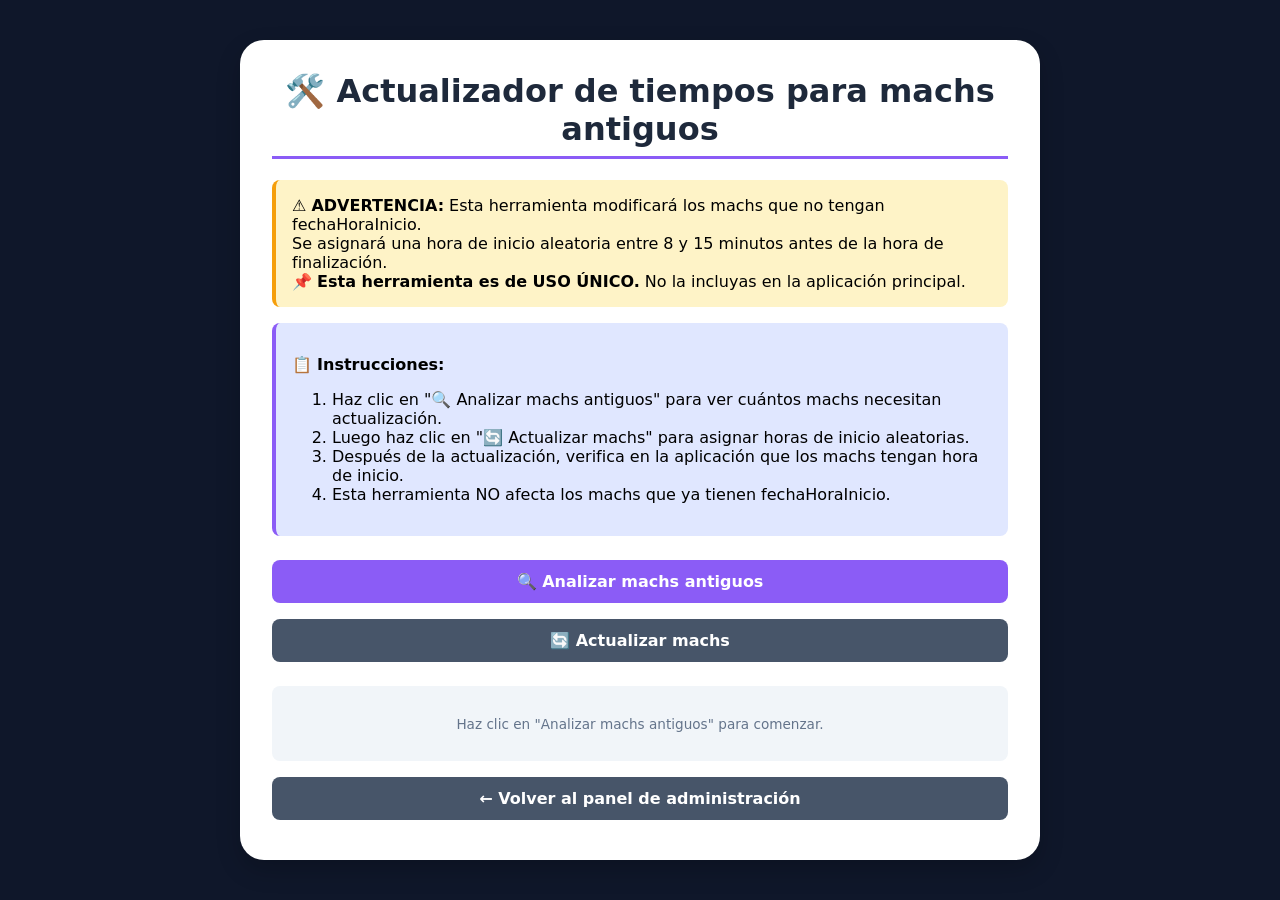
<file: reparar_db.html>
<!DOCTYPE html>
<html lang="es">
<head>
    <meta charset="UTF-8">
    <meta name="viewport" content="width=device-width, initial-scale=1.0">
    <title>Actualizar tiempos de machs - Dominó Pintintín</title>
    <style>
        * {
            box-sizing: border-box;
            font-family: system-ui, 'Segoe UI', Roboto, sans-serif;
        }
        body {
            background: #0f172a;
            margin: 0;
            padding: 2rem;
            display: flex;
            justify-content: center;
            align-items: center;
            min-height: 100vh;
        }
        .container {
            max-width: 800px;
            margin: 0 auto;
            background: white;
            border-radius: 1.5rem;
            box-shadow: 0 10px 25px rgba(0,0,0,0.2);
            padding: 2rem;
        }
        h1 {
            color: #1e293b;
            text-align: center;
            border-bottom: 3px solid #8b5cf6;
            padding-bottom: 0.5rem;
            margin-top: 0;
        }
        .warning {
            background: #fef3c7;
            border-left: 4px solid #f59e0b;
            padding: 1rem;
            border-radius: 0.5rem;
            margin: 1rem 0;
        }
        .warning p {
            margin: 0;
        }
        .info {
            background: #e0e7ff;
            border-left: 4px solid #8b5cf6;
            padding: 1rem;
            border-radius: 0.5rem;
            margin: 1rem 0;
        }
        button {
            background: #8b5cf6;
            color: white;
            border: none;
            padding: 0.75rem 1.5rem;
            border-radius: 0.5rem;
            font-size: 1rem;
            font-weight: bold;
            cursor: pointer;
            width: 100%;
            margin: 0.5rem 0;
            transition: background 0.2s;
        }
        button:hover {
            background: #7c3aed;
        }
        button:active {
            transform: scale(0.98);
        }
        .btn-secondary {
            background: #475569;
        }
        .btn-secondary:hover {
            background: #334155;
        }
        .btn-volver {
            background: #475569;
            margin-top: 1rem;
        }
        .btn-volver:hover {
            background: #334155;
        }
        .resultado {
            background: #f1f5f9;
            padding: 1rem;
            border-radius: 0.5rem;
            margin-top: 1rem;
            font-family: monospace;
            font-size: 0.85rem;
            max-height: 300px;
            overflow-y: auto;
        }
        .exito {
            background: #dcfce7;
            color: #16a34a;
            border: 1px solid #86efac;
        }
        .error {
            background: #fee2e2;
            color: #dc2626;
            border: 1px solid #fecaca;
        }
        .progreso {
            background: #e2e8f0;
            border-radius: 0.5rem;
            height: 20px;
            margin: 1rem 0;
            overflow: hidden;
        }
        .progreso-bar {
            background: #8b5cf6;
            height: 100%;
            width: 0%;
            transition: width 0.3s;
            text-align: center;
            color: white;
            font-size: 0.7rem;
            line-height: 20px;
        }
        .stats {
            display: flex;
            justify-content: space-between;
            flex-wrap: wrap;
            gap: 1rem;
            margin: 1rem 0;
        }
        .stat-card {
            background: #f8fafc;
            padding: 0.5rem;
            border-radius: 0.5rem;
            text-align: center;
            flex: 1;
        }
        .stat-number {
            font-size: 1.5rem;
            font-weight: bold;
            color: #8b5cf6;
        }

        /* ==================== MODALES PERSONALIZADOS ==================== */
        .modal-personalizado {
            position: fixed;
            top: 0;
            left: 0;
            width: 100%;
            height: 100%;
            background: rgba(0, 0, 0, 0.75);
            backdrop-filter: blur(3px);
            display: flex;
            align-items: center;
            justify-content: center;
            z-index: 10000;
            animation: modalFadeIn 0.2s ease-out;
        }
        @keyframes modalFadeIn { from { opacity: 0; backdrop-filter: blur(0px); } to { opacity: 1; backdrop-filter: blur(3px); } }
        .modal-contenido {
            background: white;
            border-radius: 1.5rem;
            max-width: 450px;
            width: 90%;
            overflow: hidden;
            box-shadow: 0 25px 50px -12px rgba(0, 0, 0, 0.5);
            animation: modalSlideIn 0.2s ease-out;
        }
        @keyframes modalSlideIn { from { opacity: 0; transform: scale(0.95) translateY(-10px); } to { opacity: 1; transform: scale(1) translateY(0); } }
        .modal-header {
            background: linear-gradient(135deg, #8b5cf6, #4f46e5);
            color: white;
            padding: 1rem 1.5rem;
            display: flex;
            justify-content: space-between;
            align-items: center;
        }
        .modal-header h3 { margin: 0; font-size: 1.1rem; display: flex; align-items: center; gap: 0.5rem; }
        .modal-header .btn-cerrar-modal {
            background: rgba(255,255,255,0.2);
            border: none;
            color: white;
            font-size: 1.3rem;
            cursor: pointer;
            width: 32px;
            height: 32px;
            display: flex;
            align-items: center;
            justify-content: center;
            border-radius: 50%;
            transition: all 0.2s;
        }
        .modal-header .btn-cerrar-modal:hover { background: rgba(255,255,255,0.3); transform: scale(1.1); }
        .modal-body { padding: 1.5rem; font-size: 0.95rem; color: #1e293b; line-height: 1.5; text-align: center; }
        .modal-footer {
            padding: 1rem 1.5rem;
            display: flex;
            gap: 1rem;
            justify-content: flex-end;
            border-top: 1px solid #e2e8f0;
            background: #f8fafc;
        }
        .modal-footer .btn-aceptar { background: #8b5cf6; color: white; border: none; padding: 0.6rem 1.5rem; border-radius: 0.5rem; font-weight: 600; cursor: pointer; }
        .modal-footer .btn-aceptar:hover { background: #7c3aed; }
        .modal-footer .btn-confirmar { background: #10b981; }
        .modal-footer .btn-confirmar:hover { background: #059669; }
        .modal-footer .btn-cancelar { background: #6b7280; }
        .modal-footer .btn-cancelar:hover { background: #4b5563; }
        .modal-peligro .modal-header { background: linear-gradient(135deg, #dc2626, #b91c1c); }
        .toast-personalizado {
            position: fixed;
            bottom: 30px;
            left: 50%;
            transform: translateX(-50%);
            background: #1e293b;
            color: white;
            padding: 0.7rem 1.2rem;
            border-radius: 2rem;
            font-size: 0.85rem;
            z-index: 10001;
            box-shadow: 0 4px 12px rgba(0,0,0,0.2);
            animation: toastEntrada 0.3s ease-out;
            display: flex;
            align-items: center;
            gap: 0.5rem;
        }
        @keyframes toastEntrada { from { opacity: 0; transform: translateX(-50%) translateY(20px); } to { opacity: 1; transform: translateX(-50%) translateY(0); } }
        .toast-salida { animation: toastSalida 0.3s ease-in forwards; }
        @keyframes toastSalida { to { opacity: 0; transform: translateX(-50%) translateY(20px); } }
        .toast-exito { background: #10b981; }
        .toast-error { background: #dc2626; }
        .toast-info { background: #8b5cf6; }

        @media (max-width: 640px) {
            body { padding: 1rem; }
            .stats { flex-direction: column; }
            .modal-footer { flex-direction: column; }
            .modal-footer button { width: 100%; }
        }
    </style>
</head>
<body>
<div class="container">
    <h1>🛠️ Actualizador de tiempos para machs antiguos</h1>
    
    <div class="warning">
        <p>⚠️ <strong>ADVERTENCIA:</strong> Esta herramienta modificará los machs que no tengan <code>fechaHoraInicio</code>.</p>
        <p>Se asignará una hora de inicio aleatoria entre 8 y 15 minutos antes de la hora de finalización.</p>
        <p>📌 <strong>Esta herramienta es de USO ÚNICO.</strong> No la incluyas en la aplicación principal.</p>
    </div>
    
    <div class="info">
        <p>📋 <strong>Instrucciones:</strong></p>
        <ol>
            <li>Haz clic en "🔍 Analizar machs antiguos" para ver cuántos machs necesitan actualización.</li>
            <li>Luego haz clic en "🔄 Actualizar machs" para asignar horas de inicio aleatorias.</li>
            <li>Después de la actualización, verifica en la aplicación que los machs tengan hora de inicio.</li>
            <li>Esta herramienta NO afecta los machs que ya tienen <code>fechaHoraInicio</code>.</li>
        </ol>
    </div>
    
    <button id="btnAnalizar">🔍 Analizar machs antiguos</button>
    <button id="btnActualizar" class="btn-secondary" disabled>🔄 Actualizar machs</button>
    
    <div id="progresoContainer" style="display:none;">
        <div class="progreso">
            <div id="progresoBar" class="progreso-bar">0%</div>
        </div>
    </div>
    
    <div id="resultado" class="resultado">
        <p style="color: #64748b; text-align:center;">Haz clic en "Analizar machs antiguos" para comenzar.</p>
    </div>

    <button id="btnVolverAdmin" class="btn-volver">← Volver al panel de administración</button>
</div>

<script>
    // ==================== MODALES PERSONALIZADOS ====================
    function mostrarAlerta(mensaje, titulo = 'Información', tipo = 'info') {
        return new Promise((resolve) => {
            const modal = document.createElement('div');
            modal.className = `modal-personalizado modal-alerta`;
            modal.innerHTML = `
                <div class="modal-contenido">
                    <div class="modal-header">
                        <h3>${tipo === 'error' ? '❌ Error' : (tipo === 'exito' ? '✅ Éxito' : 'ℹ️ Información')}</h3>
                        <button class="btn-cerrar-modal">&times;</button>
                    </div>
                    <div class="modal-body">${mensaje}</div>
                    <div class="modal-footer"><button class="btn-aceptar">Aceptar</button></div>
                </div>
            `;
            document.body.appendChild(modal);
            const cerrar = () => { modal.remove(); resolve(); };
            modal.querySelector('.btn-aceptar').onclick = cerrar;
            modal.querySelector('.btn-cerrar-modal').onclick = cerrar;
            modal.onclick = (e) => { if (e.target === modal) cerrar(); };
        });
    }

    function mostrarConfirmacion(mensaje, titulo = 'Confirmar', tipo = 'normal') {
        return new Promise((resolve) => {
            const modal = document.createElement('div');
            modal.className = `modal-personalizado ${tipo === 'peligro' ? 'modal-peligro' : ''}`;
            modal.innerHTML = `
                <div class="modal-contenido">
                    <div class="modal-header">
                        <h3>${tipo === 'peligro' ? '⚠️ ' : '❓ '}${titulo}</h3>
                        <button class="btn-cerrar-modal">&times;</button>
                    </div>
                    <div class="modal-body">${mensaje}</div>
                    <div class="modal-footer">
                        <button class="btn-cancelar">Cancelar</button>
                        <button class="btn-confirmar">Aceptar</button>
                    </div>
                </div>
            `;
            document.body.appendChild(modal);
            const resolver = (resultado) => { modal.remove(); resolve(resultado); };
            modal.querySelector('.btn-confirmar').onclick = () => resolver(true);
            modal.querySelector('.btn-cancelar').onclick = () => resolver(false);
            modal.querySelector('.btn-cerrar-modal').onclick = () => resolver(false);
            modal.onclick = (e) => { if (e.target === modal) resolver(false); };
        });
    }

    function mostrarToast(mensaje, tipo = 'info', duracion = 2500) {
        const toast = document.createElement('div');
        toast.className = `toast-personalizado toast-${tipo}`;
        toast.innerHTML = `${tipo === 'exito' ? '✅ ' : tipo === 'error' ? '❌ ' : 'ℹ️ '}${mensaje}`;
        document.body.appendChild(toast);
        setTimeout(() => {
            toast.classList.add('toast-salida');
            setTimeout(() => toast.remove(), 300);
        }, duracion);
    }

    const STORAGE_KEYS = {
        jugadores: 'pintintin_jugadores',
        dias: 'pintintin_dias',
        participaciones: 'pintintin_participaciones',
        machs: 'pintintin_machs',
        preferencia: 'pintintin_preferencia'
    };

    function minutosAleatorios(min, max) {
        return Math.floor(Math.random() * (max - min + 1)) + min;
    }

    function restarMinutos(fechaISO, minutos) {
        const fecha = new Date(fechaISO);
        fecha.setMinutes(fecha.getMinutes() - minutos);
        return fecha.toISOString();
    }

    function cargarDatos() {
        try {
            const machs = JSON.parse(localStorage.getItem(STORAGE_KEYS.machs)) || [];
            return machs;
        } catch(e) {
            console.error("Error cargando datos:", e);
            return [];
        }
    }

    function guardarDatos(machs) {
        localStorage.setItem(STORAGE_KEYS.machs, JSON.stringify(machs));
    }

    async function analizarMachs() {
        const machs = cargarDatos();
        const machsSinInicio = machs.filter(m => !m.fechaHoraInicio || m.fechaHoraInicio === null);
        
        const resultadoDiv = document.getElementById('resultado');
        const btnActualizar = document.getElementById('btnActualizar');
        
        if (machsSinInicio.length === 0) {
            resultadoDiv.innerHTML = `
                <div class="exito" style="padding:1rem;">
                    ✅ <strong>No hay machs antiguos.</strong><br>
                    Todos los machs ya tienen <code>fechaHoraInicio</code>. No es necesario actualizar nada.
                </div>
            `;
            btnActualizar.disabled = true;
            mostrarToast("No hay machs antiguos que actualizar", "exito", 2000);
        } else {
            resultadoDiv.innerHTML = `
                <div class="stats">
                    <div class="stat-card">
                        <div class="stat-number">${machs.length}</div>
                        <div>Total machs</div>
                    </div>
                    <div class="stat-card">
                        <div class="stat-number" style="color:#f59e0b;">${machsSinInicio.length}</div>
                        <div>Machs sin inicio</div>
                    </div>
                    <div class="stat-card">
                        <div class="stat-number" style="color:#10b981;">${machs.length - machsSinInicio.length}</div>
                        <div>Machs con inicio</div>
                    </div>
                </div>
                <div class="warning" style="margin-top:0.5rem;">
                    <p>⚠️ Se encontraron <strong>${machsSinInicio.length}</strong> machs sin hora de inicio.</p>
                    <p>Se les asignará una hora aleatoria entre 8 y 15 minutos antes de su hora de finalización.</p>
                </div>
            `;
            btnActualizar.disabled = false;
            mostrarToast(`Se encontraron ${machsSinInicio.length} machs sin hora de inicio`, "info", 2000);
        }
        
        window.machsPendientes = machsSinInicio;
    }
    
    async function actualizarMachs() {
        if (!window.machsPendientes || window.machsPendientes.length === 0) {
            await mostrarAlerta('No hay machs pendientes. Ejecuta "Analizar" primero.', '⚠️ Atención', 'error');
            return;
        }
        
        const machs = cargarDatos();
        const machsSinInicio = window.machsPendientes;
        const total = machsSinInicio.length;
        
        if (total === 0) {
            await mostrarAlerta('No hay machs para actualizar.', '⚠️ Atención', 'error');
            return;
        }
        
        const confirmado = await mostrarConfirmacion(
            `⚠️ ¿Estás seguro de actualizar ${total} machs?\n\nSe asignará una hora de inicio aleatoria entre 8 y 15 minutos antes de la hora de finalización.\n\nEsta acción NO se puede deshacer.`,
            '⚠️ Confirmación',
            'peligro'
        );
        
        if (!confirmado) return;
        
        const progresoContainer = document.getElementById('progresoContainer');
        const progresoBar = document.getElementById('progresoBar');
        const resultadoDiv = document.getElementById('resultado');
        const btnActualizar = document.getElementById('btnActualizar');
        const btnAnalizar = document.getElementById('btnAnalizar');
        
        progresoContainer.style.display = 'block';
        btnActualizar.disabled = true;
        btnAnalizar.disabled = true;
        
        let actualizados = 0;
        let errores = 0;
        
        for (let i = 0; i < machs.length; i++) {
            const mach = machs[i];
            if (!mach.fechaHoraInicio || mach.fechaHoraInicio === null) {
                if (mach.fechaHora) {
                    const minutos = minutosAleatorios(8, 15);
                    const nuevaHoraInicio = restarMinutos(mach.fechaHora, minutos);
                    mach.fechaHoraInicio = nuevaHoraInicio;
                    actualizados++;
                } else {
                    errores++;
                    console.warn(`Mach #${mach.numeroMach} (ID: ${mach.id}) no tiene fechaHora`, mach);
                }
            }
            
            const porcentaje = Math.round(((i + 1) / machs.length) * 100);
            progresoBar.style.width = `${porcentaje}%`;
            progresoBar.textContent = `${porcentaje}%`;
            await new Promise(resolve => setTimeout(resolve, 5));
        }
        
        guardarDatos(machs);
        
        resultadoDiv.innerHTML = `
            <div class="exito" style="padding:1rem;">
                ✅ <strong>Actualización completada</strong><br>
                Machs actualizados: <strong>${actualizados}</strong><br>
                Errores (sin fechaHora): <strong>${errores}</strong>
            </div>
            <div class="info" style="margin-top:1rem;">
                <p>📌 <strong>Recomendación:</strong> Abre la aplicación principal y verifica que los machs tengan hora de inicio visible en el módulo "Ver machs por día".</p>
                <p>⚠️ Puedes cerrar esta herramienta. No es necesario volver a ejecutarla.</p>
            </div>
        `;
        
        mostrarToast(`Actualización completada: ${actualizados} machs actualizados`, "exito", 3000);
        
        btnAnalizar.disabled = false;
        btnActualizar.disabled = true;
        window.machsPendientes = null;
        
        setTimeout(() => {
            progresoContainer.style.display = 'none';
        }, 3000);
    }
    
    function volverAdmin() {
        window.location.href = 'admin.html';
    }
    
    document.getElementById('btnAnalizar').addEventListener('click', analizarMachs);
    document.getElementById('btnActualizar').addEventListener('click', actualizarMachs);
    document.getElementById('btnVolverAdmin').addEventListener('click', volverAdmin);
    
    console.log("🛠️ Herramienta de actualización de tiempos lista.");
</script>
</body>
</html>
</file>
